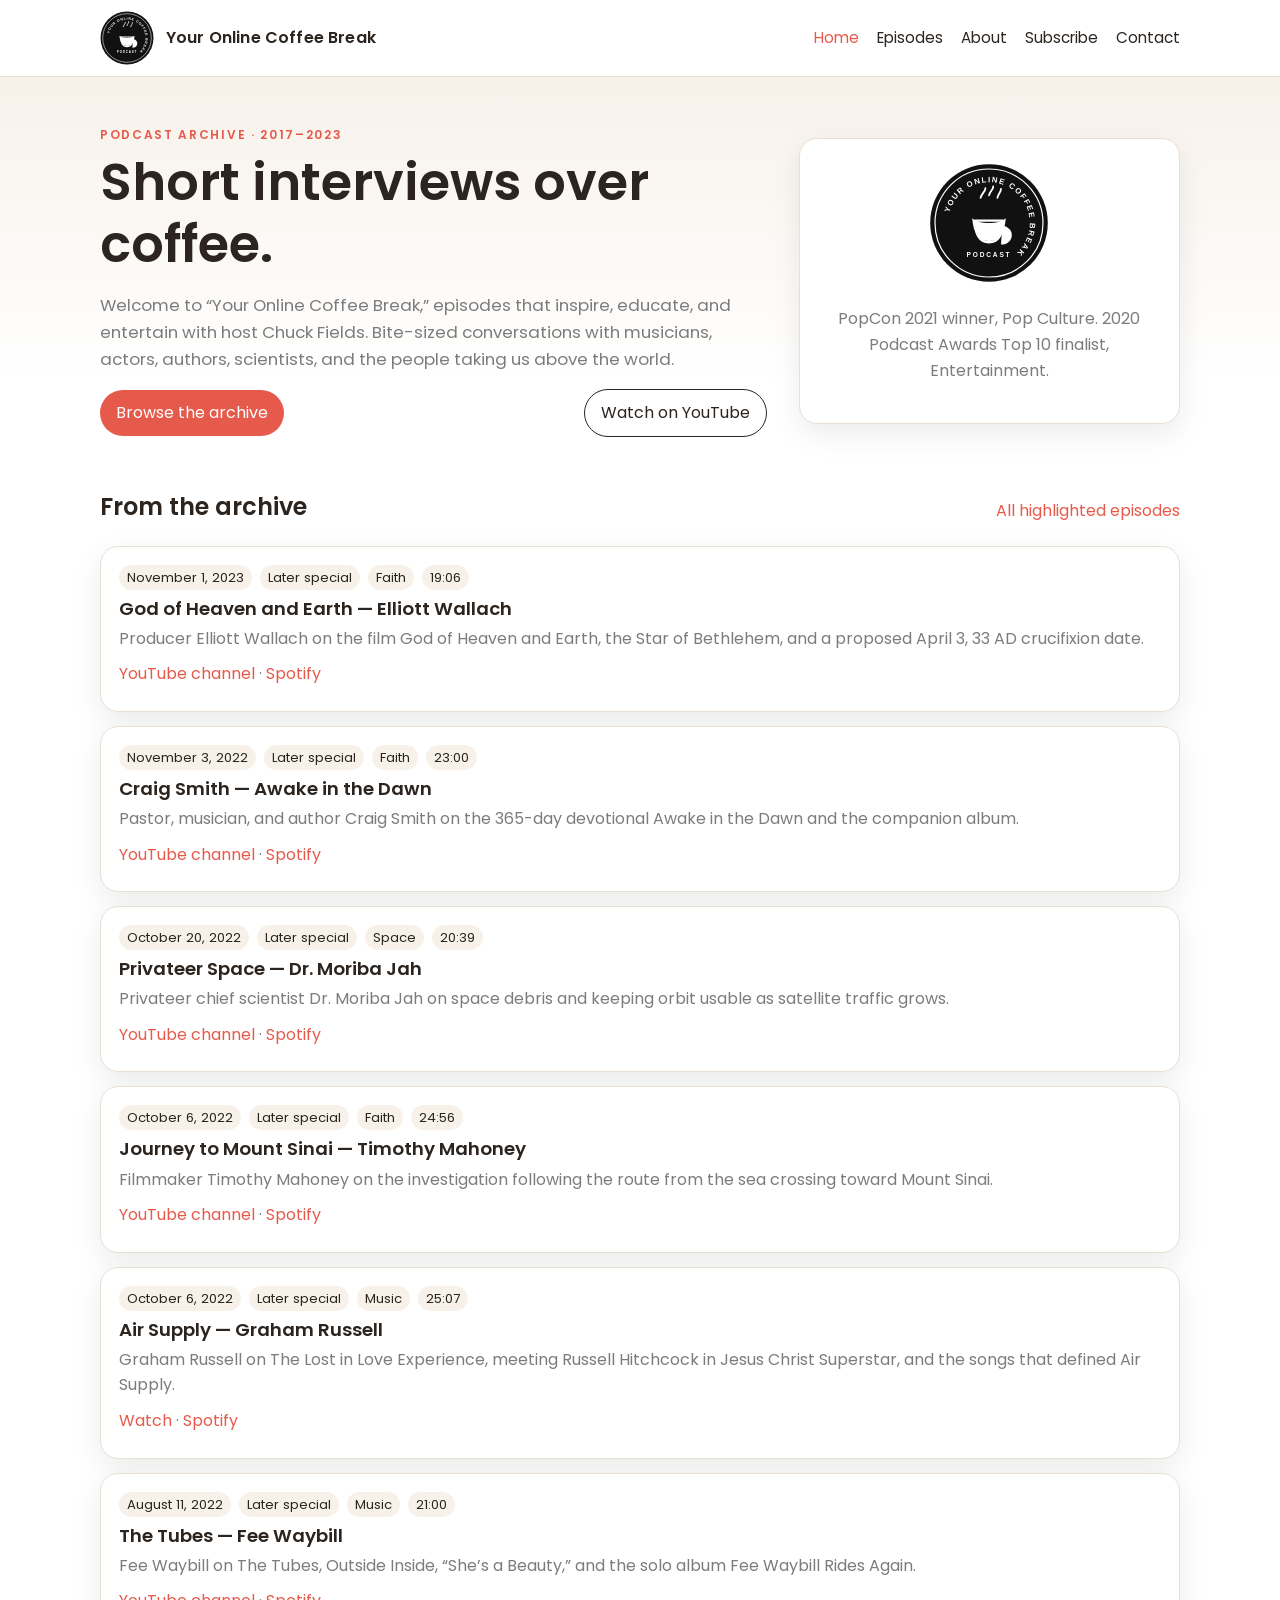
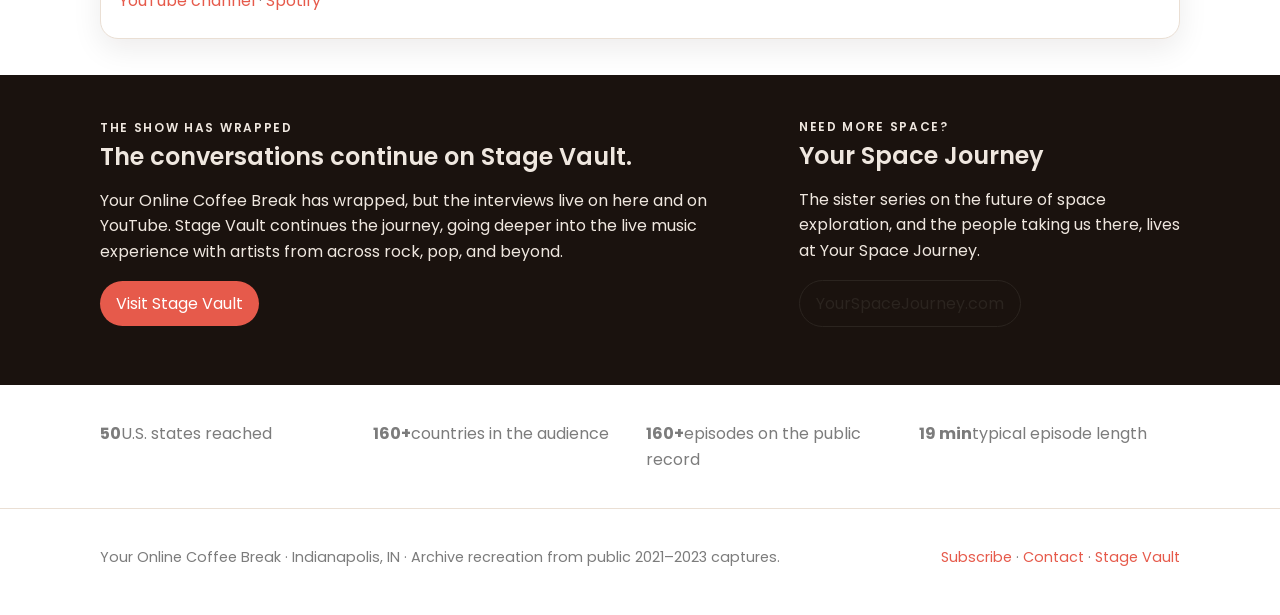
<file: index.html>
<!DOCTYPE html>
<html lang="en">
<head>
  <meta charset="utf-8">
  <meta name="viewport" content="width=device-width, initial-scale=1">
  <title>Your Online Coffee Break</title>
  <meta name="description" content="Archive of Your Online Coffee Break, the interview podcast hosted by Chuck Fields. Bite-sized conversations with musicians, actors, scientists, and space leaders.">
  <link rel="stylesheet" href="css/site.css">
  <link rel="icon" href="assets/logo.svg" type="image/svg+xml">
</head>
<body>
  <a class="skip" href="#main">Skip to content</a>
  <header class="site-header">
    <div class="wrap header-row">
      <a class="brand" href="index.html" aria-label="Your Online Coffee Break home">
        <img src="assets/logo.svg" alt="" width="54" height="54">
        <span>Your Online Coffee Break</span>
      </a>
      <button class="nav-toggle" type="button" aria-expanded="false" aria-controls="site-nav">Menu</button>
      <nav id="site-nav" class="site-nav">
        <a href="index.html" aria-current="page">Home</a>
        <a href="episodes.html">Episodes</a>
        <a href="about.html">About</a>
        <a href="subscribe.html">Subscribe</a>
        <a href="contact.html">Contact</a>
      </nav>
    </div>
  </header>

  <section class="hero">
    <div class="wrap hero-grid">
      <div>
        <p class="eyebrow">Podcast archive · 2017–2023</p>
        <h1>Short interviews over coffee.</h1>
        <p class="lede">Welcome to “Your Online Coffee Break,” episodes that inspire, educate, and entertain with host Chuck Fields. Bite-sized conversations with musicians, actors, authors, scientists, and the people taking us above the world.</p>
        <div class="hero-actions">
          <a class="btn" href="episodes.html">Browse the archive</a>
          <a class="btn btn-ghost" href="https://www.youtube.com/@youronlinecoffeebreak" rel="noopener">Watch on YouTube</a>
        </div>
      </div>
      <aside class="hero-card">
        <img src="assets/logo.svg" alt="Your Online Coffee Break podcast" width="120" height="120">
        <p>PopCon 2021 winner, Pop Culture. 2020 Podcast Awards Top 10 finalist, Entertainment.</p>
      </aside>
    </div>
  </section>

  <main id="main">
    <section class="wrap section">
      <div class="section-head">
        <h2>From the archive</h2>
        <a href="episodes.html">All highlighted episodes</a>
      </div>
      <div id="home-episodes" class="episode-list" data-limit="6"></div>
    </section>

    <section class="band">
      <div class="wrap split">
        <div>
          <p class="eyebrow">The show has wrapped</p>
          <h2>The conversations continue on Stage Vault.</h2>
          <p>Your Online Coffee Break has wrapped, but the interviews live on here and on YouTube. Stage Vault continues the journey, going deeper into the live music experience with artists from across rock, pop, and beyond.</p>
          <p><a class="btn" href="https://stagevaultpod.com" rel="noopener">Visit Stage Vault</a></p>
        </div>
        <div>
          <p class="eyebrow">Need more space?</p>
          <h2>Your Space Journey</h2>
          <p>The sister series on the future of space exploration, and the people taking us there, lives at Your Space Journey.</p>
          <p><a class="btn btn-ghost" href="https://yourspacejourney.com" rel="noopener">YourSpaceJourney.com</a></p>
        </div>
      </div>
    </section>

    <section class="wrap section">
      <div class="stats">
        <div><strong>50</strong><span>U.S. states reached</span></div>
        <div><strong>160+</strong><span>countries in the audience</span></div>
        <div><strong>160+</strong><span>episodes on the public record</span></div>
        <div><strong>19 min</strong><span>typical episode length</span></div>
      </div>
    </section>
  </main>

  <footer class="site-footer">
    <div class="wrap footer-row">
      <p>Your Online Coffee Break · Indianapolis, IN · Archive recreation from public 2021–2023 captures.</p>
      <p><a href="subscribe.html">Subscribe</a> · <a href="contact.html">Contact</a> · <a href="https://stagevaultpod.com" rel="noopener">Stage Vault</a></p>
    </div>
  </footer>
  <script src="js/site.js"></script>
</body>
</html>
</file>
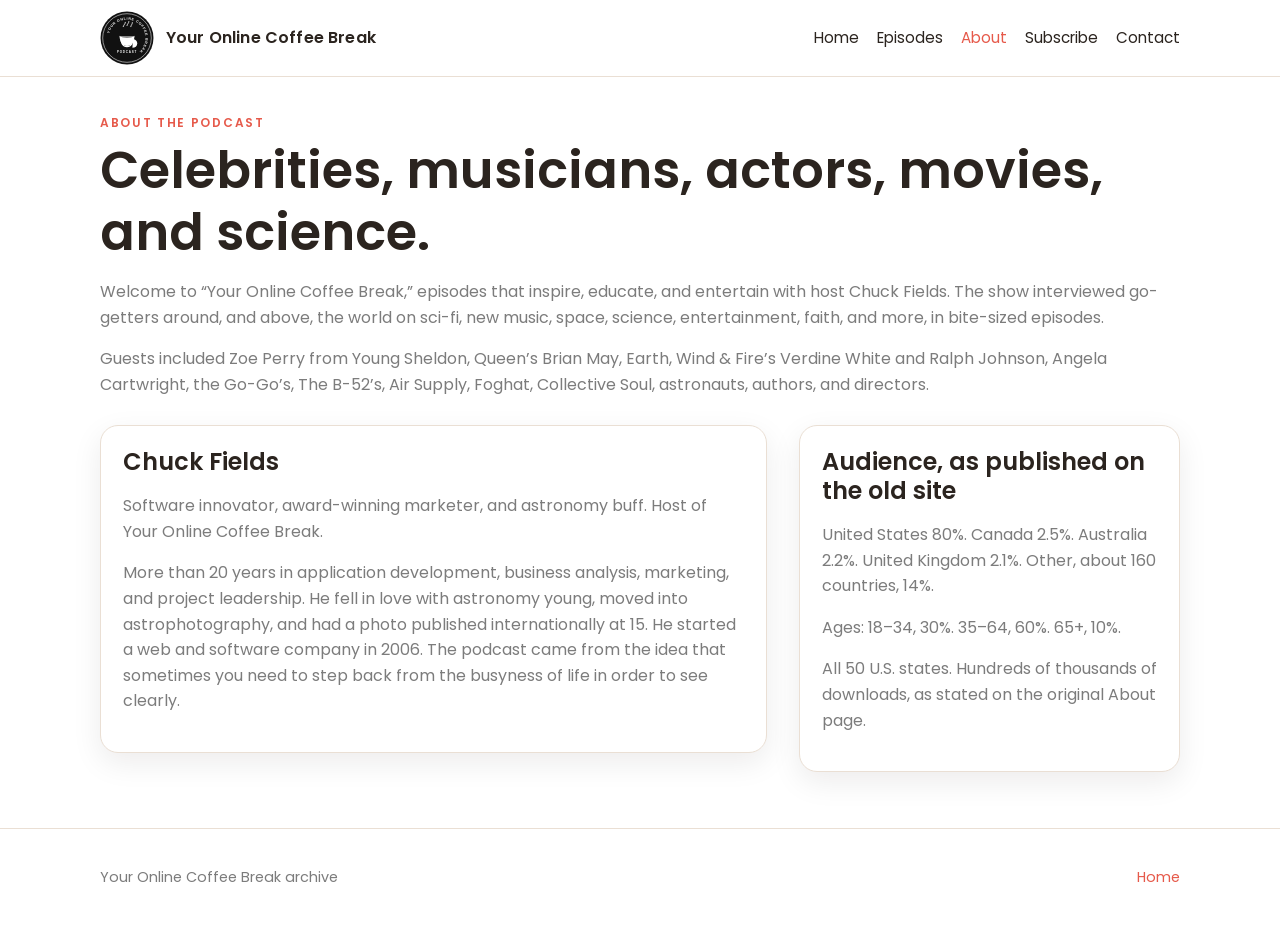
<file: about.html>
<!DOCTYPE html>
<html lang="en">
<head>
  <meta charset="utf-8">
  <meta name="viewport" content="width=device-width, initial-scale=1">
  <title>About — Your Online Coffee Break</title>
  <link rel="stylesheet" href="css/site.css">
  <link rel="icon" href="assets/logo.svg" type="image/svg+xml">
</head>
<body>
  <header class="site-header">
    <div class="wrap header-row">
      <a class="brand" href="index.html"><img src="assets/logo.svg" alt="" width="54" height="54"><span>Your Online Coffee Break</span></a>
      <button class="nav-toggle" type="button" aria-expanded="false" aria-controls="site-nav">Menu</button>
      <nav id="site-nav" class="site-nav">
        <a href="index.html">Home</a>
        <a href="episodes.html">Episodes</a>
        <a href="about.html" aria-current="page">About</a>
        <a href="subscribe.html">Subscribe</a>
        <a href="contact.html">Contact</a>
      </nav>
    </div>
  </header>
  <main id="main" class="wrap page-intro">
    <p class="eyebrow">About the podcast</p>
    <h1>Celebrities, musicians, actors, movies, and science.</h1>
    <p>Welcome to “Your Online Coffee Break,” episodes that inspire, educate, and entertain with host Chuck Fields. The show interviewed go-getters around, and above, the world on sci-fi, new music, space, science, entertainment, faith, and more, in bite-sized episodes.</p>
    <p>Guests included Zoe Perry from Young Sheldon, Queen’s Brian May, Earth, Wind & Fire’s Verdine White and Ralph Johnson, Angela Cartwright, the Go-Go’s, The B-52’s, Air Supply, Foghat, Collective Soul, astronauts, authors, and directors.</p>
    <div class="contact-grid" style="margin: 28px 0 48px;">
      <article class="panel">
        <h2>Chuck Fields</h2>
        <p>Software innovator, award-winning marketer, and astronomy buff. Host of Your Online Coffee Break.</p>
        <p>More than 20 years in application development, business analysis, marketing, and project leadership. He fell in love with astronomy young, moved into astrophotography, and had a photo published internationally at 15. He started a web and software company in 2006. The podcast came from the idea that sometimes you need to step back from the busyness of life in order to see clearly.</p>
      </article>
      <article class="panel">
        <h2>Audience, as published on the old site</h2>
        <p>United States 80%. Canada 2.5%. Australia 2.2%. United Kingdom 2.1%. Other, about 160 countries, 14%.</p>
        <p>Ages: 18–34, 30%. 35–64, 60%. 65+, 10%.</p>
        <p>All 50 U.S. states. Hundreds of thousands of downloads, as stated on the original About page.</p>
      </article>
    </div>
  </main>
  <footer class="site-footer"><div class="wrap footer-row"><p>Your Online Coffee Break archive</p><p><a href="index.html">Home</a></p></div></footer>
  <script src="js/site.js"></script>
</body>
</html>
</file>
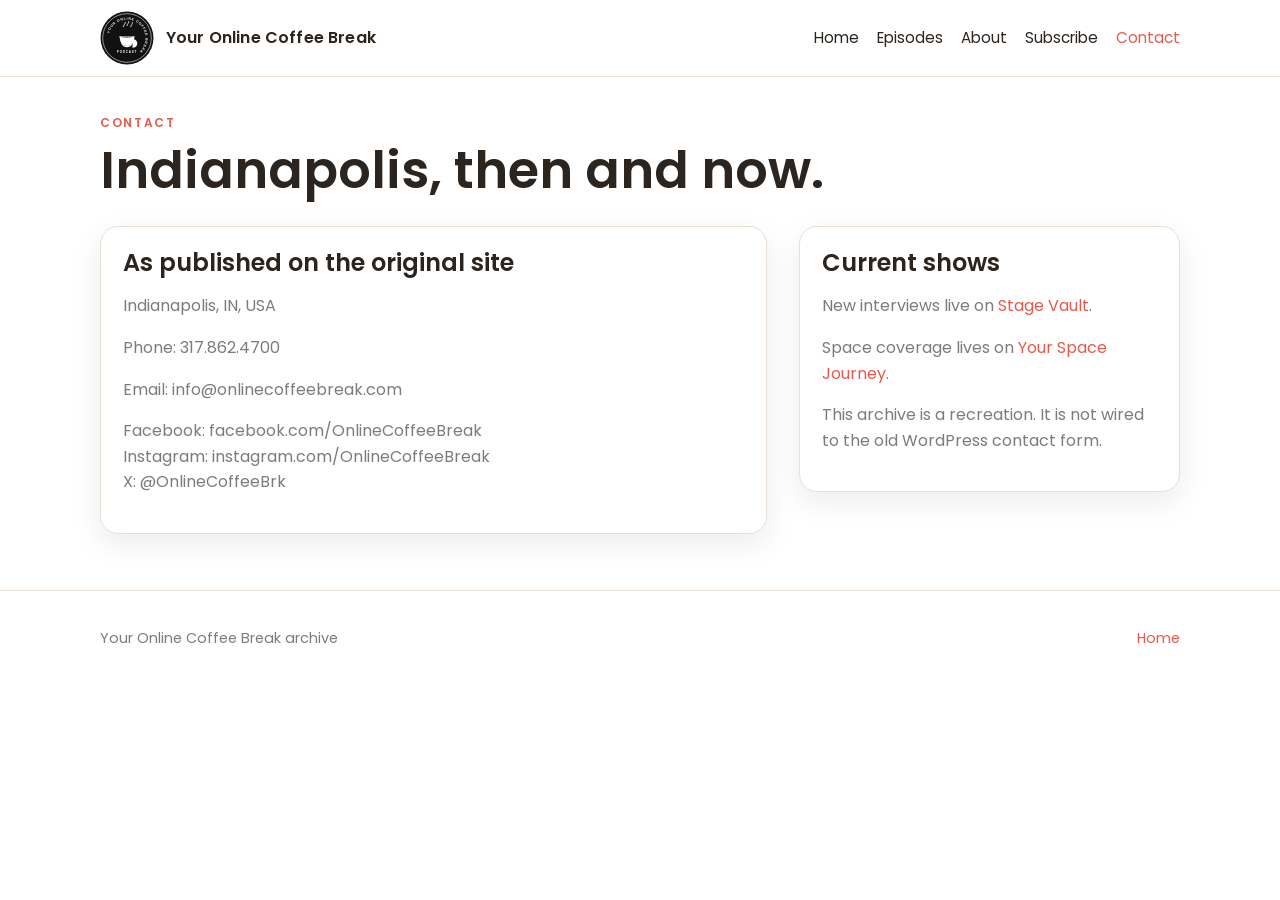
<file: contact.html>
<!DOCTYPE html>
<html lang="en">
<head>
  <meta charset="utf-8">
  <meta name="viewport" content="width=device-width, initial-scale=1">
  <title>Contact — Your Online Coffee Break</title>
  <link rel="stylesheet" href="css/site.css">
  <link rel="icon" href="assets/logo.svg" type="image/svg+xml">
</head>
<body>
  <header class="site-header">
    <div class="wrap header-row">
      <a class="brand" href="index.html"><img src="assets/logo.svg" alt="" width="54" height="54"><span>Your Online Coffee Break</span></a>
      <button class="nav-toggle" type="button" aria-expanded="false" aria-controls="site-nav">Menu</button>
      <nav id="site-nav" class="site-nav">
        <a href="index.html">Home</a>
        <a href="episodes.html">Episodes</a>
        <a href="about.html">About</a>
        <a href="subscribe.html">Subscribe</a>
        <a href="contact.html" aria-current="page">Contact</a>
      </nav>
    </div>
  </header>
  <main id="main" class="wrap page-intro">
    <p class="eyebrow">Contact</p>
    <h1>Indianapolis, then and now.</h1>
    <div class="contact-grid" style="margin: 24px 0 48px;">
      <article class="panel">
        <h2>As published on the original site</h2>
        <p>Indianapolis, IN, USA</p>
        <p>Phone: 317.862.4700</p>
        <p>Email: info@onlinecoffeebreak.com</p>
        <p>Facebook: facebook.com/OnlineCoffeeBreak<br>Instagram: instagram.com/OnlineCoffeeBreak<br>X: @OnlineCoffeeBrk</p>
      </article>
      <article class="panel">
        <h2>Current shows</h2>
        <p>New interviews live on <a href="https://stagevaultpod.com" rel="noopener">Stage Vault</a>.</p>
        <p>Space coverage lives on <a href="https://yourspacejourney.com" rel="noopener">Your Space Journey</a>.</p>
        <p>This archive is a recreation. It is not wired to the old WordPress contact form.</p>
      </article>
    </div>
  </main>
  <footer class="site-footer"><div class="wrap footer-row"><p>Your Online Coffee Break archive</p><p><a href="index.html">Home</a></p></div></footer>
  <script src="js/site.js"></script>
</body>
</html>
</file>
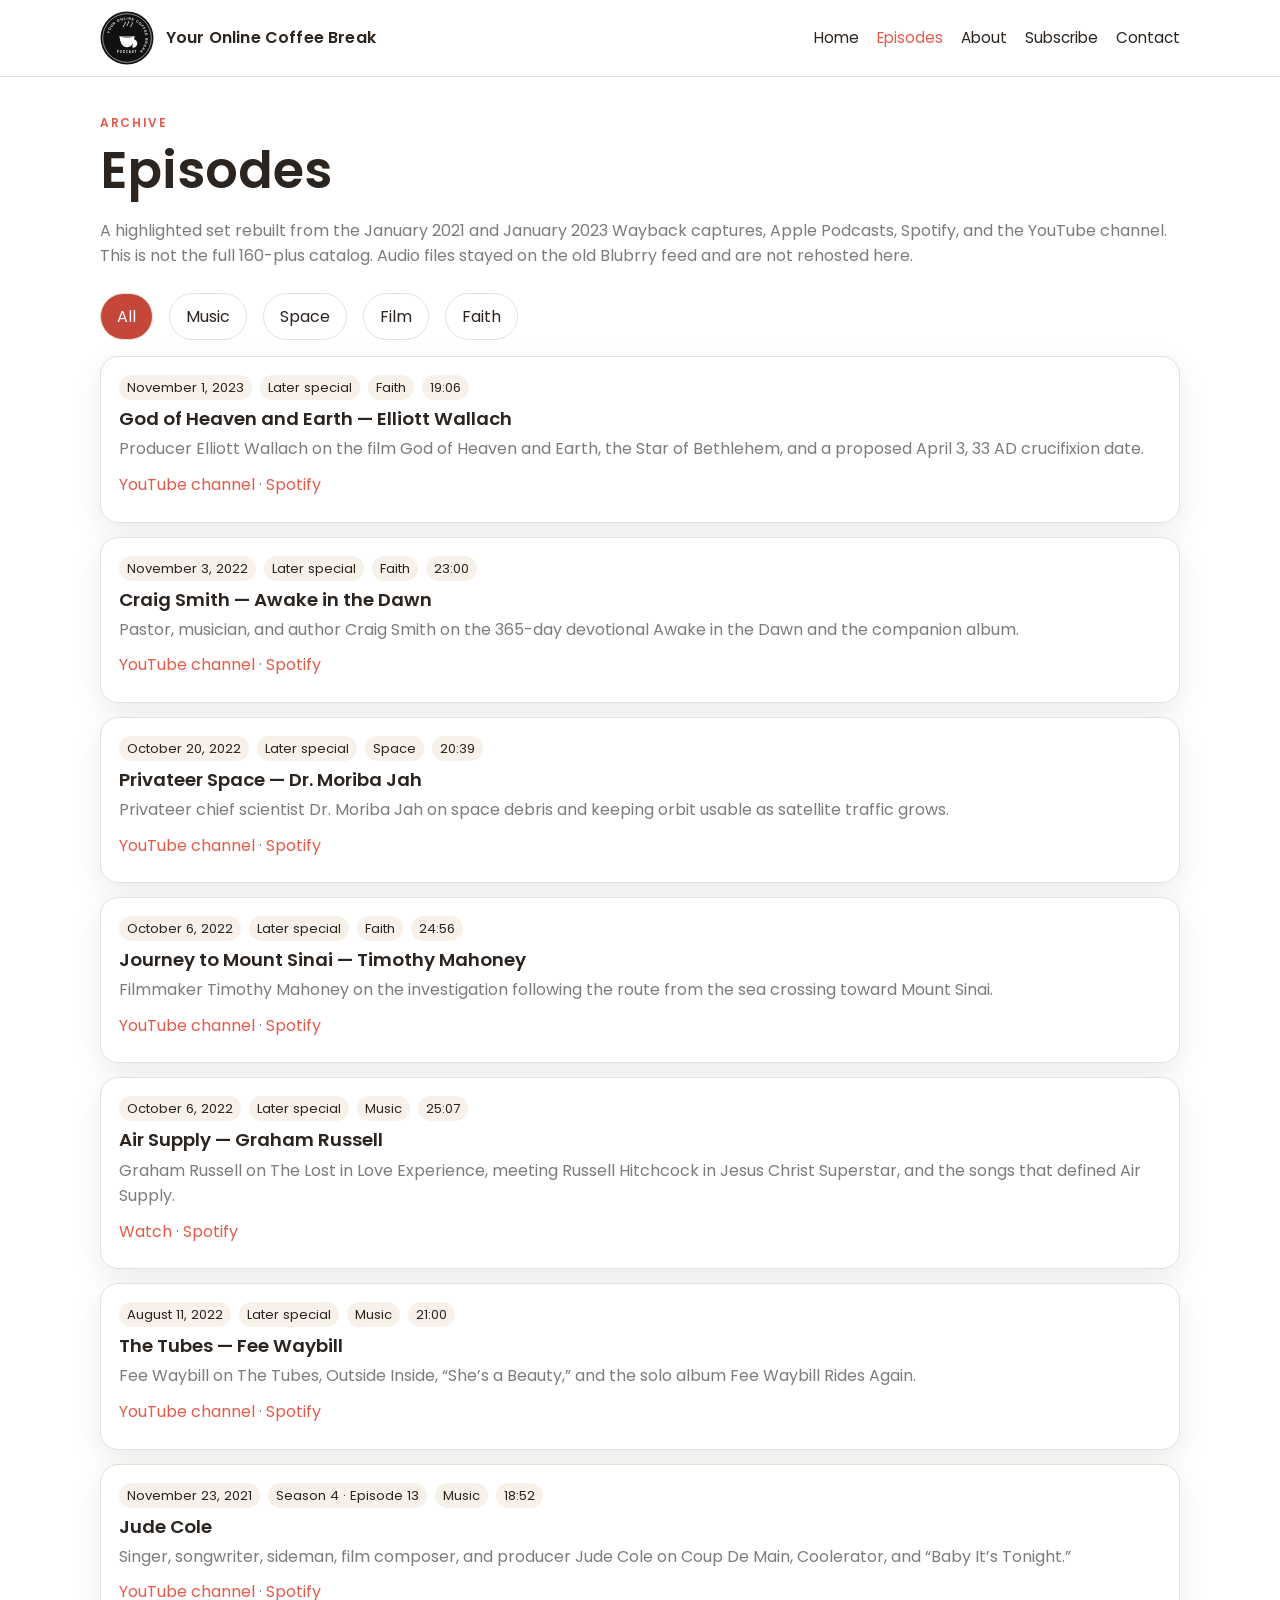
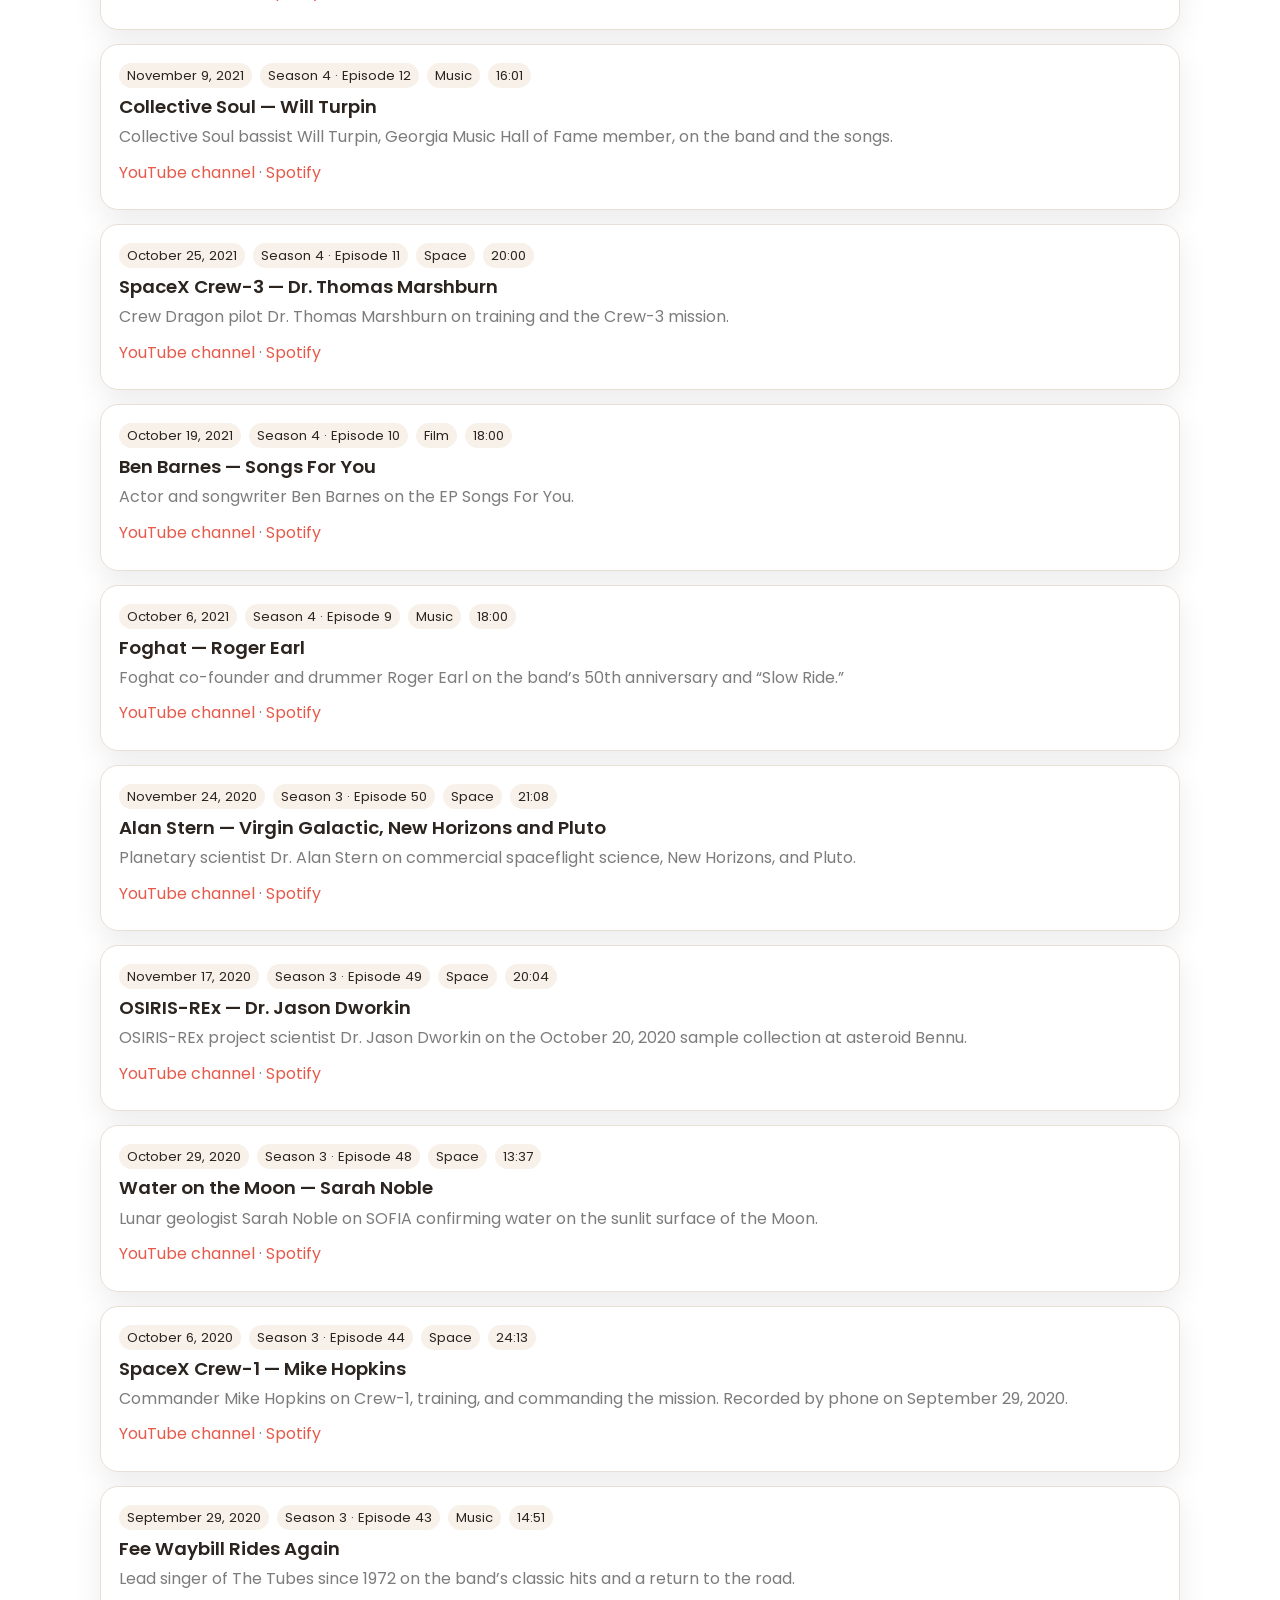
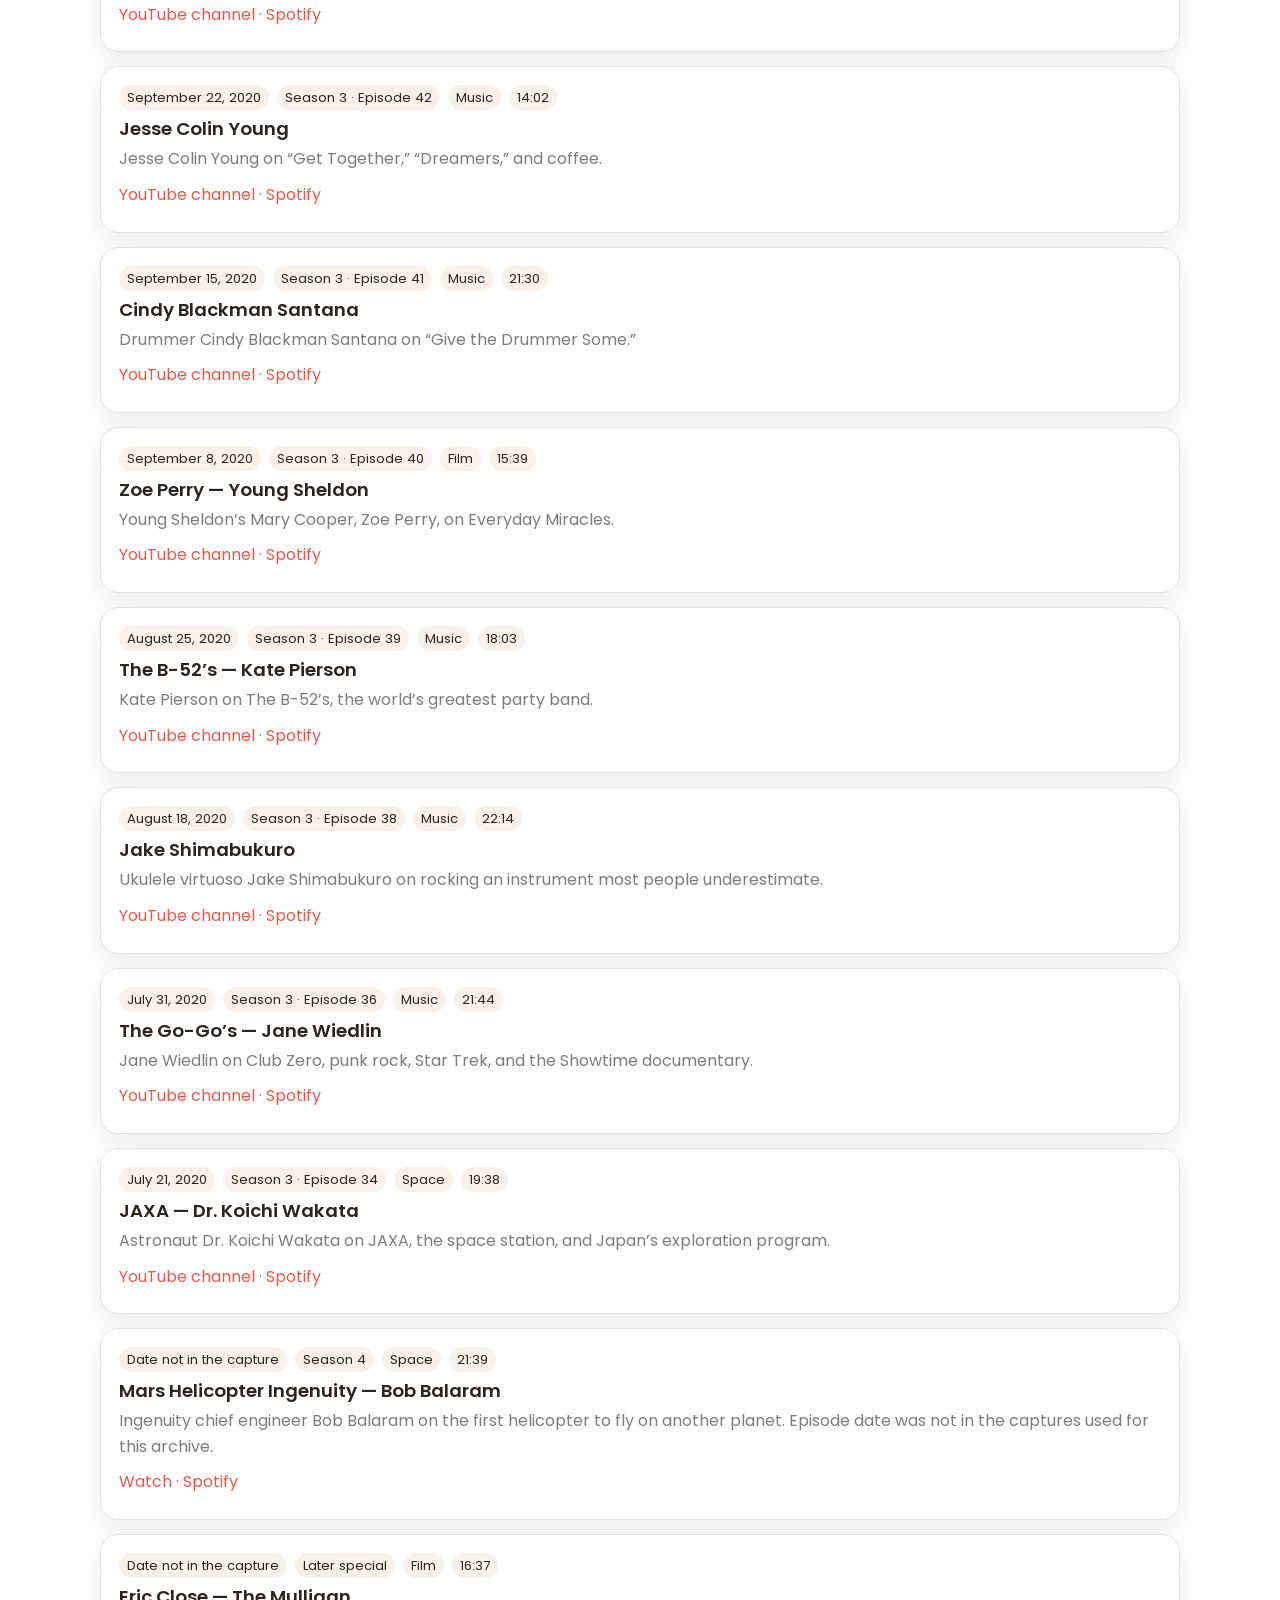
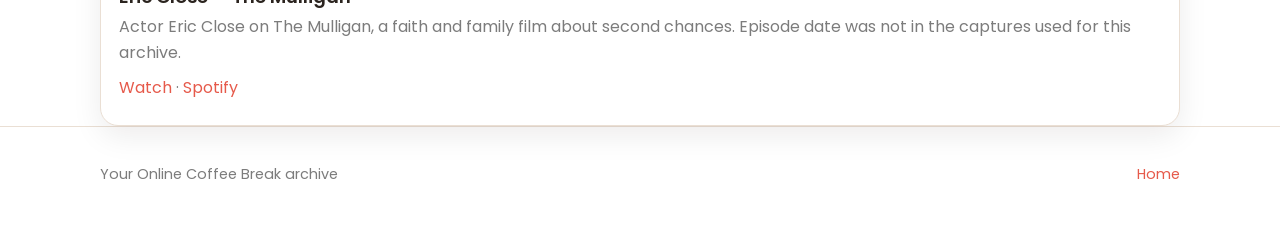
<file: episodes.html>
<!DOCTYPE html>
<html lang="en">
<head>
  <meta charset="utf-8">
  <meta name="viewport" content="width=device-width, initial-scale=1">
  <title>Episodes — Your Online Coffee Break</title>
  <meta name="description" content="Highlighted episodes from the Your Online Coffee Break archive.">
  <link rel="stylesheet" href="css/site.css">
  <link rel="icon" href="assets/logo.svg" type="image/svg+xml">
</head>
<body>
  <header class="site-header">
    <div class="wrap header-row">
      <a class="brand" href="index.html"><img src="assets/logo.svg" alt="" width="54" height="54"><span>Your Online Coffee Break</span></a>
      <button class="nav-toggle" type="button" aria-expanded="false" aria-controls="site-nav">Menu</button>
      <nav id="site-nav" class="site-nav">
        <a href="index.html">Home</a>
        <a href="episodes.html" aria-current="page">Episodes</a>
        <a href="about.html">About</a>
        <a href="subscribe.html">Subscribe</a>
        <a href="contact.html">Contact</a>
      </nav>
    </div>
  </header>
  <main id="main" class="wrap">
    <div class="page-intro">
      <p class="eyebrow">Archive</p>
      <h1>Episodes</h1>
      <p>A highlighted set rebuilt from the January 2021 and January 2023 Wayback captures, Apple Podcasts, Spotify, and the YouTube channel. This is not the full 160-plus catalog. Audio files stayed on the old Blubrry feed and are not rehosted here.</p>
    </div>
    <div class="filters" role="group" aria-label="Filter episodes">
      <button class="chip" type="button" data-category="All" aria-pressed="true">All</button>
      <button class="chip" type="button" data-category="Music">Music</button>
      <button class="chip" type="button" data-category="Space">Space</button>
      <button class="chip" type="button" data-category="Film">Film</button>
      <button class="chip" type="button" data-category="Faith">Faith</button>
    </div>
    <div id="episode-list" class="episode-list"></div>
  </main>
  <footer class="site-footer"><div class="wrap footer-row"><p>Your Online Coffee Break archive</p><p><a href="index.html">Home</a></p></div></footer>
  <script src="js/site.js"></script>
</body>
</html>
</file>
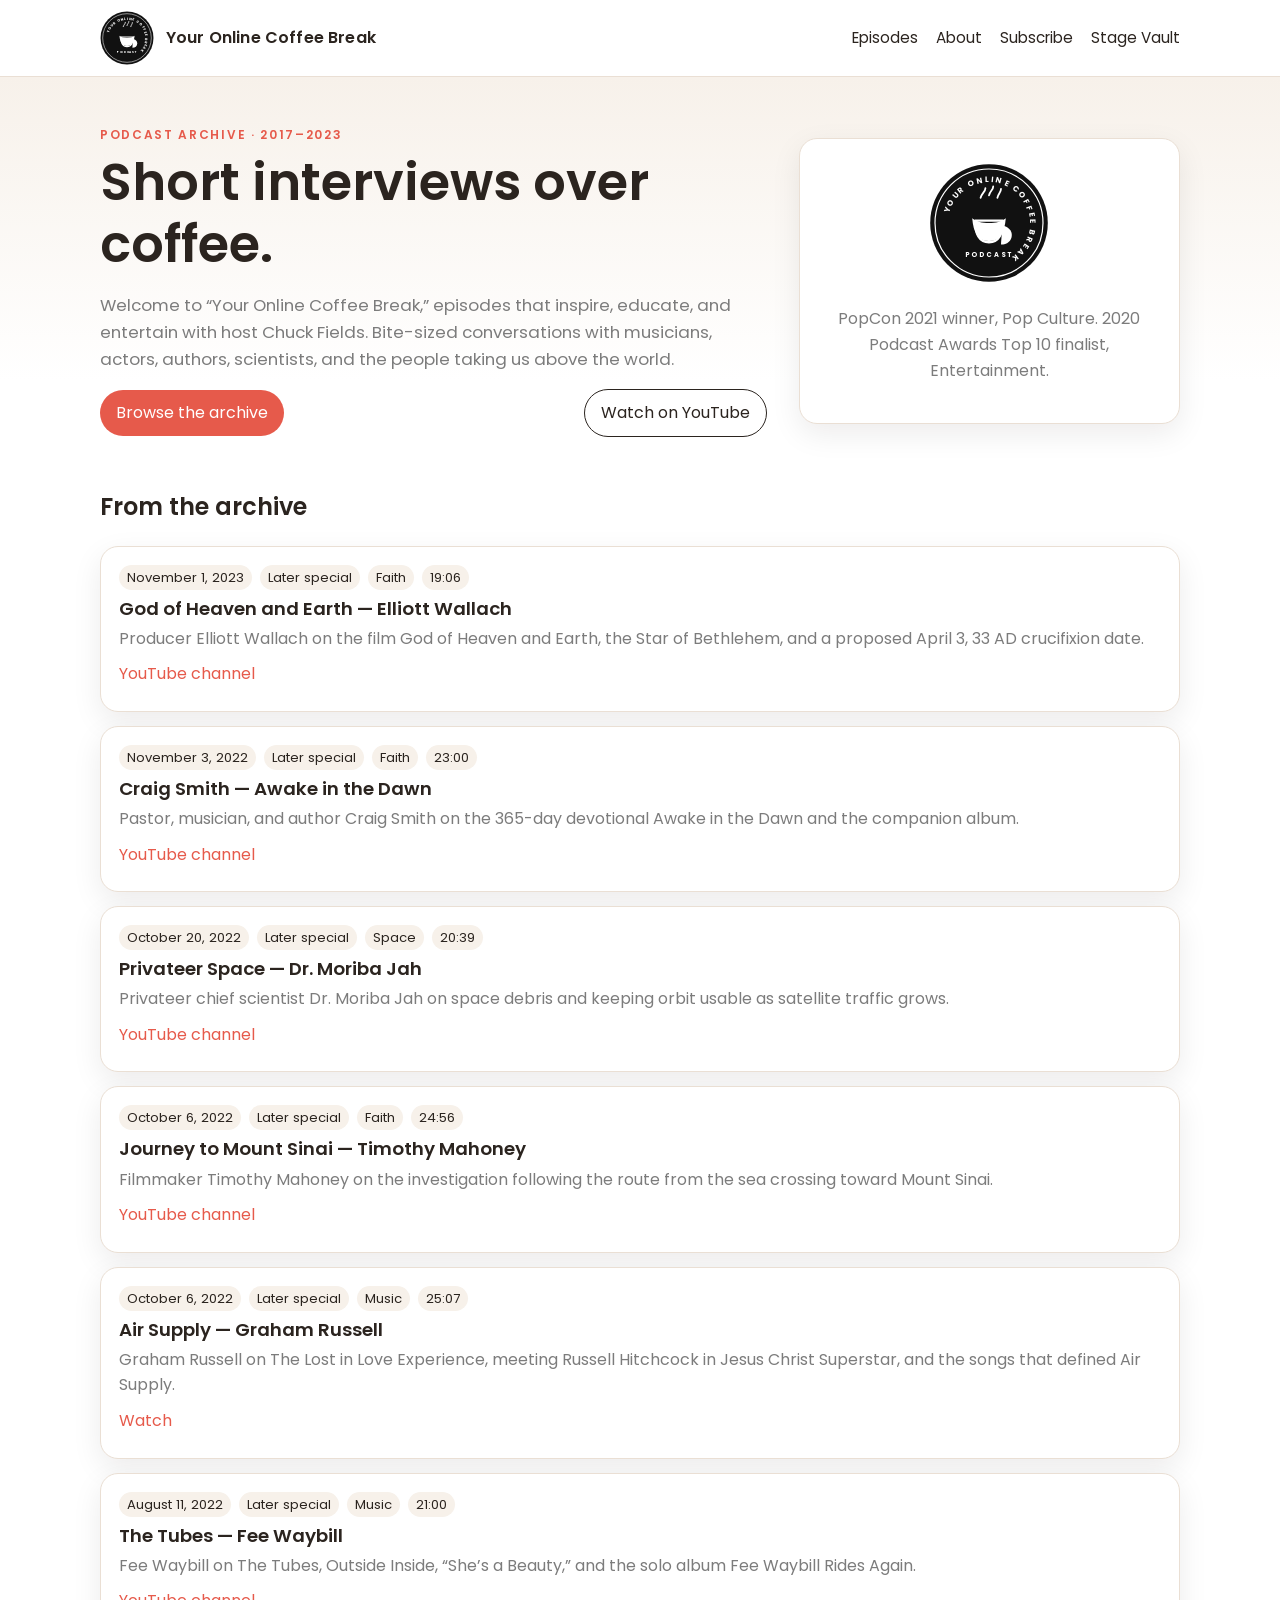
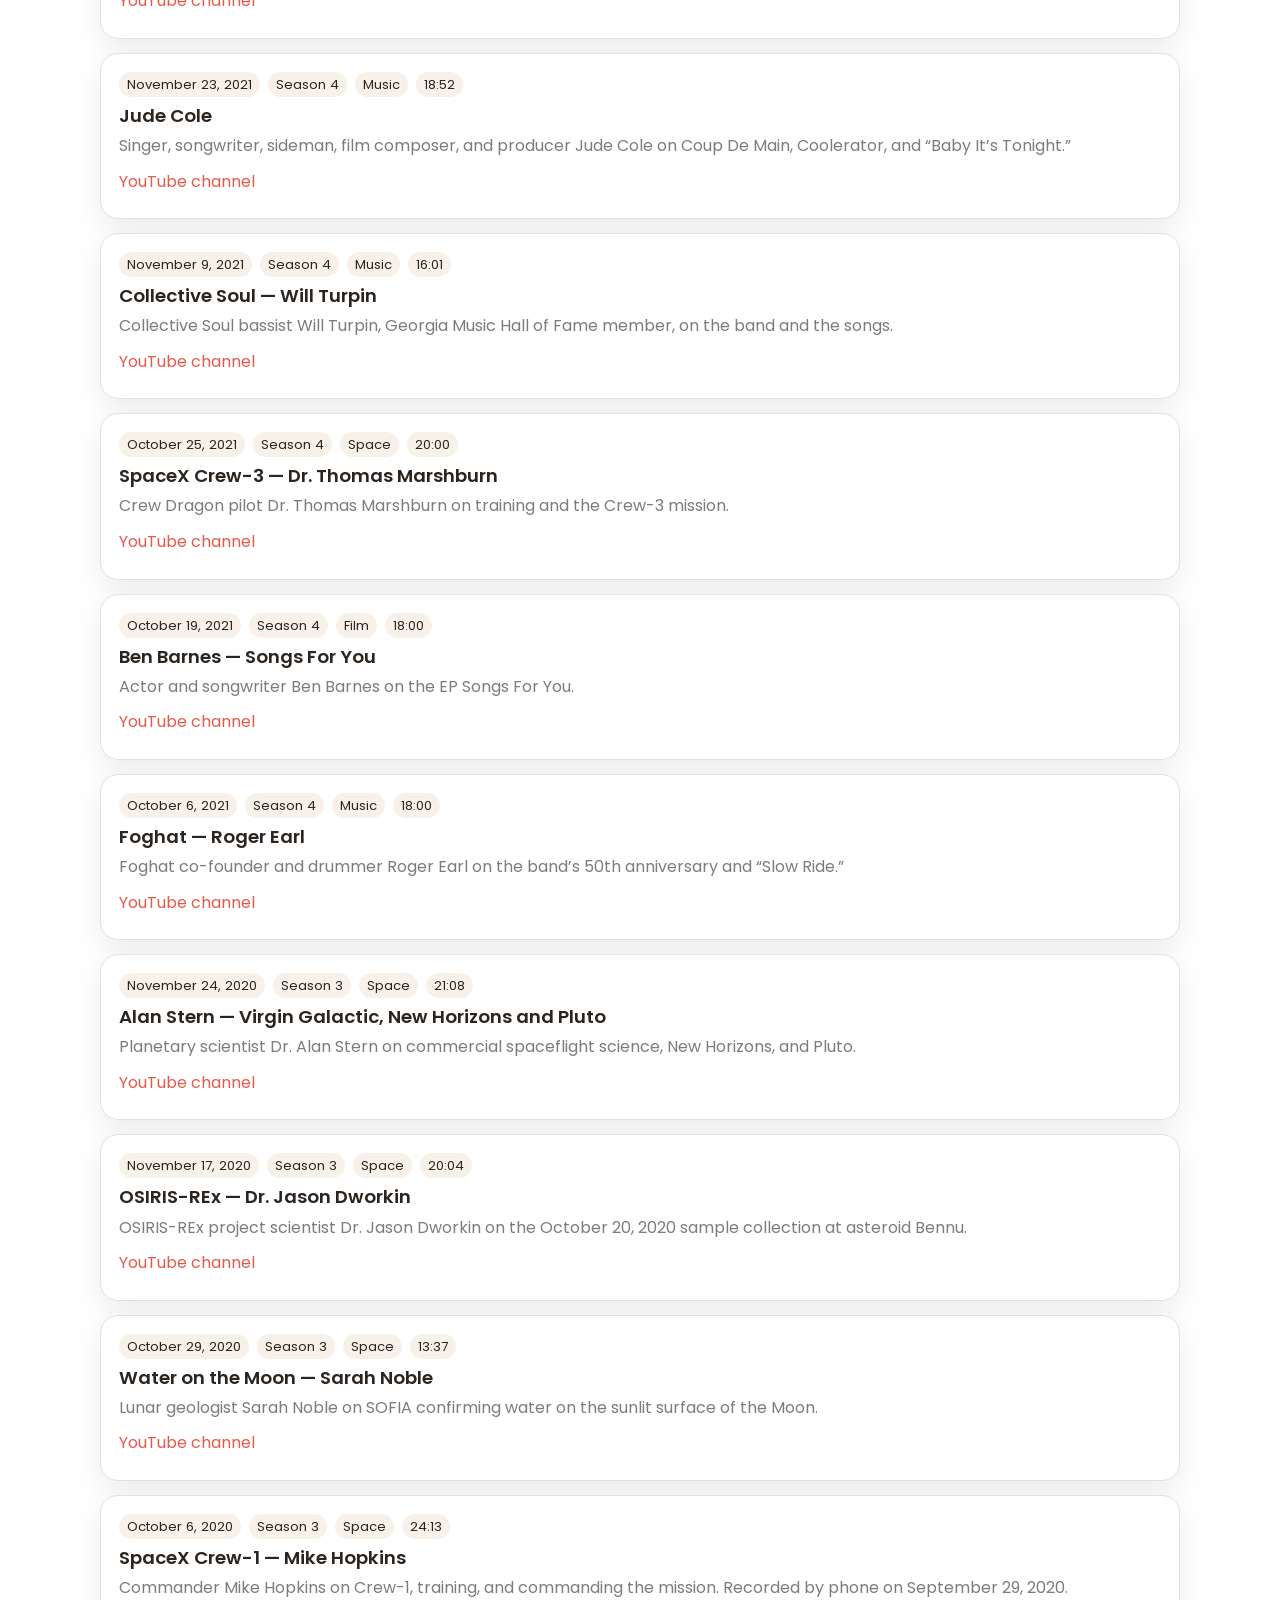
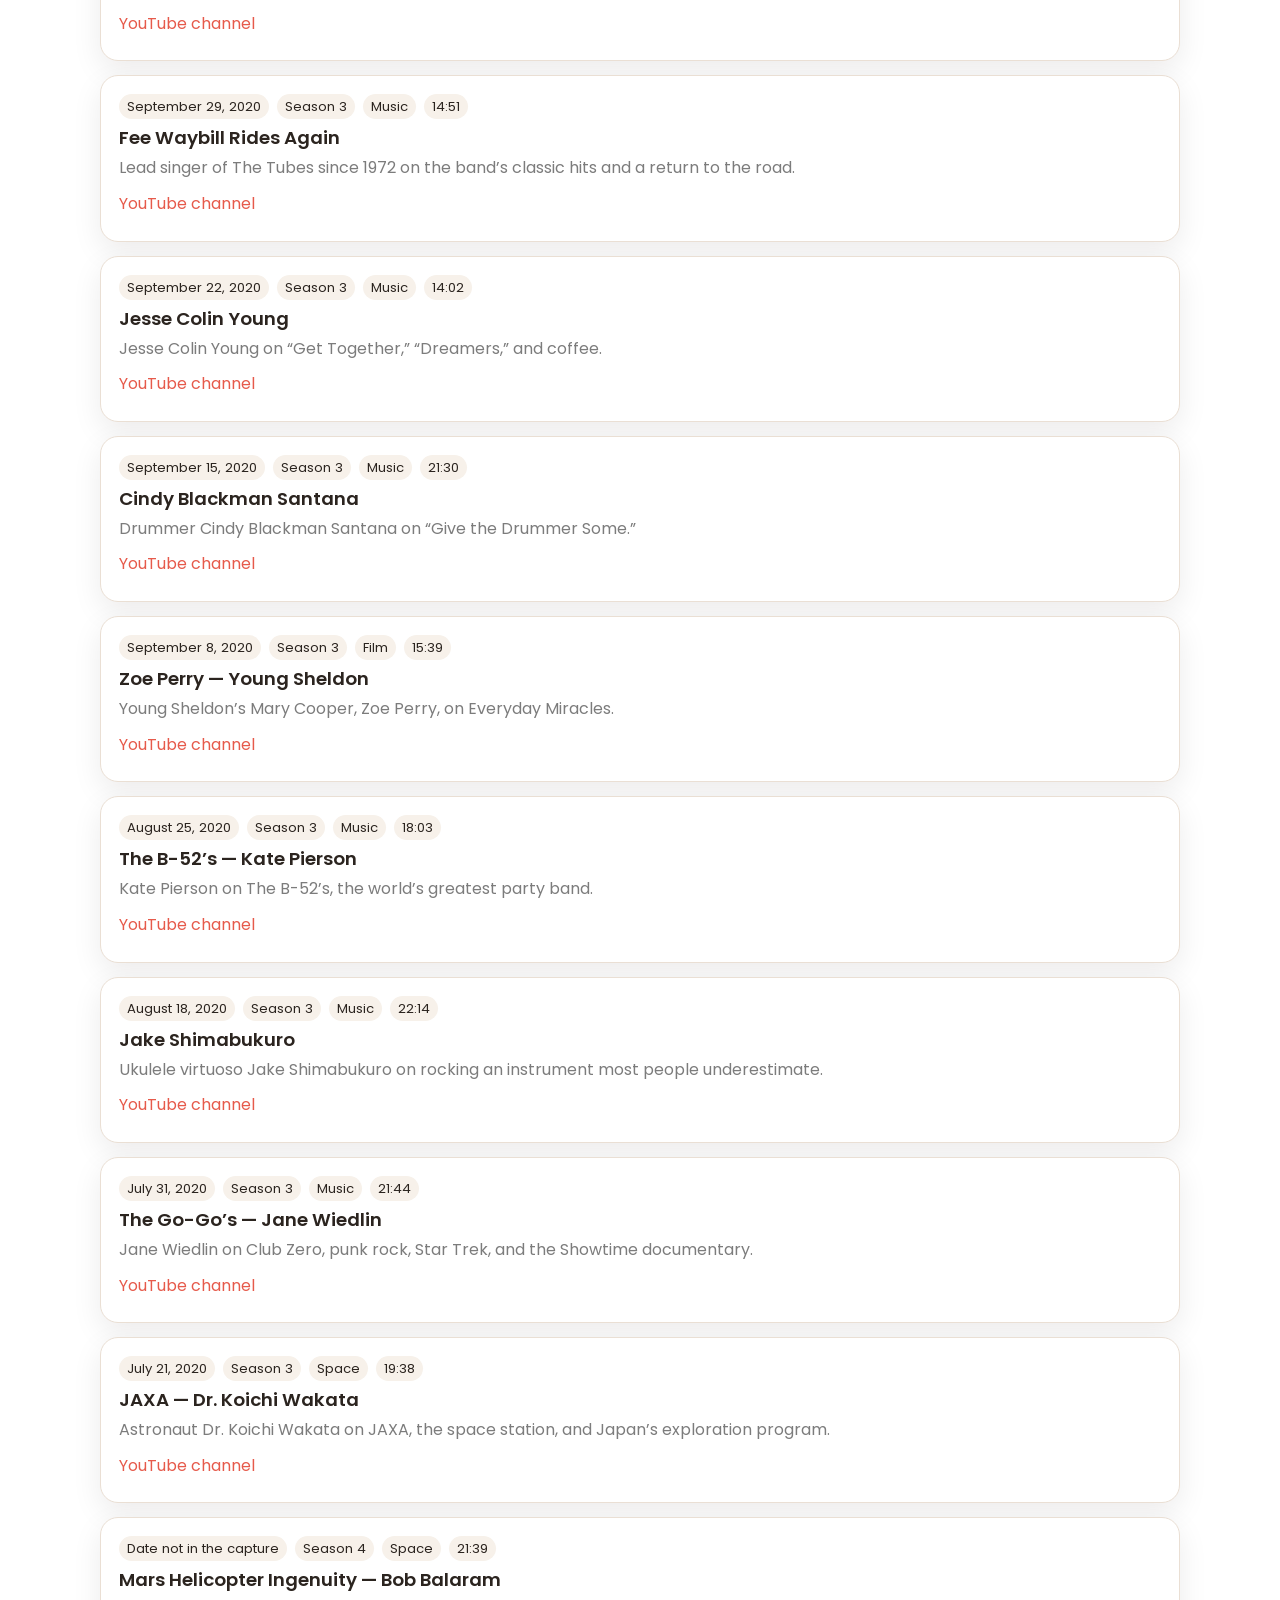
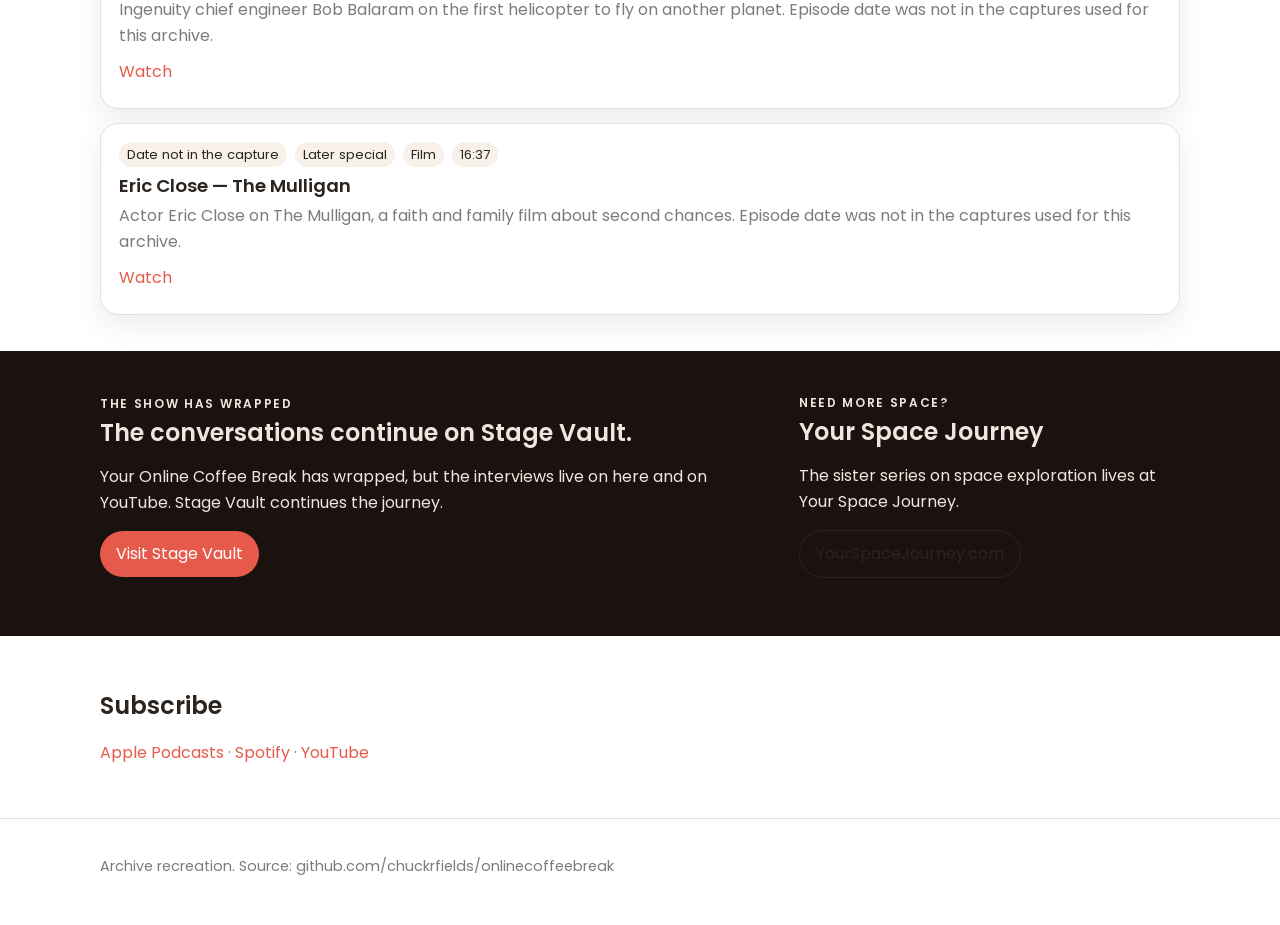
<file: preview.html>
<!DOCTYPE html>
<html lang="en">
<head>
  <meta charset="utf-8">
  <meta name="viewport" content="width=device-width, initial-scale=1">
  <title>Your Online Coffee Break</title>
  <link rel="preconnect" href="https://fonts.googleapis.com">
  <link href="https://fonts.googleapis.com/css2?family=Poppins:wght@400;600;700&display=swap" rel="stylesheet">
  <style>
:root {
  --ink: #2b241f;
  --muted: #7c7c7c;
  --coral: #e65a4b;
  --coral-dark: #c4473a;
  --cream: #f7f1ea;
  --line: #eadfd4;
  --espresso: #1a120e;
  --white: #fff;
  --shadow: 0 10px 30px rgba(26, 18, 14, 0.08);
}
* { box-sizing: border-box; }
html { scroll-behavior: smooth; }
body {
  margin: 0;
  font-family: Poppins, "Segoe UI", sans-serif;
  color: var(--muted);
  background: var(--white);
  line-height: 1.6;
}
img { max-width: 100%; height: auto; }
a { color: var(--coral); text-decoration: none; }
a:hover { color: var(--coral-dark); }
h1, h2, h3 { color: var(--ink); line-height: 1.2; font-weight: 600; }
.skip {
  position: absolute; left: -999px; top: 0;
}
.skip:focus { left: 8px; top: 8px; background: #fff; padding: 8px; z-index: 5; }
.wrap { width: min(1080px, calc(100% - 32px)); margin: 0 auto; }
.site-header {
  position: sticky; top: 0; z-index: 4;
  background: rgba(255,255,255,.94);
  border-bottom: 1px solid var(--line);
  backdrop-filter: blur(8px);
}
.header-row, .footer-row, .section-head, .hero-actions, .filters {
  display: flex; align-items: center; justify-content: space-between; gap: 16px;
}
.header-row { min-height: 76px; }
.brand { display: flex; align-items: center; gap: 12px; color: var(--ink); font-weight: 600; }
.brand span { letter-spacing: .01em; }
.site-nav { display: flex; gap: 18px; }
.site-nav a { color: var(--ink); font-size: .95rem; }
.site-nav a[aria-current="page"] { color: var(--coral); }
.nav-toggle { display: none; border: 1px solid var(--line); background: #fff; border-radius: 999px; padding: 8px 14px; }
.hero { background: linear-gradient(180deg, var(--cream), #fff 80%); padding: 48px 0 20px; }
.hero-grid, .split, .contact-grid { display: grid; grid-template-columns: 1.4fr .8fr; gap: 32px; align-items: center; }
h1 { font-size: clamp(2rem, 4vw, 3.4rem); margin: 8px 0 12px; }
.lede { font-size: 1.05rem; max-width: 62ch; }
.eyebrow { text-transform: uppercase; letter-spacing: .14em; font-size: .75rem; color: var(--coral); margin: 0 0 6px; font-weight: 600; }
.hero-card, .panel, .episode, .stat {
  background: #fff; border: 1px solid var(--line); border-radius: 18px; box-shadow: var(--shadow);
}
.hero-card { padding: 24px; text-align: center; }
.btn, button.chip {
  display: inline-block; background: var(--coral); color: #fff; border: 0; border-radius: 999px;
  padding: 10px 16px; font: inherit; cursor: pointer;
}
.btn:hover, button.chip:hover, button.chip[aria-pressed="true"] { background: var(--coral-dark); color: #fff; }
.btn-ghost { background: transparent; color: var(--ink); border: 1px solid var(--ink); }
.btn-ghost:hover { background: var(--espresso); color: #fff; }
.section { padding: 36px 0; }
.section-head { margin-bottom: 16px; }
.section-head h2, .panel h2, .band h2 { margin: 0 0 8px; }
.episode-list { display: grid; gap: 14px; }
.episode { padding: 18px 18px 14px; }
.episode h3 { margin: 0 0 6px; font-size: 1.15rem; }
.meta { display: flex; flex-wrap: wrap; gap: 8px; font-size: .82rem; margin-bottom: 8px; }
.meta span, .pill { background: var(--cream); color: var(--ink); border-radius: 999px; padding: 2px 8px; }
.episode p { margin: 0 0 10px; }
.band { background: var(--espresso); color: #efe7df; padding: 42px 0; }
.band h2, .band p { color: #efe7df; }
.stats { display: grid; grid-template-columns: repeat(4, 1fr); gap: 12px; }
.stat { padding: 18px; }
.stat strong { display: block; color: var(--coral); font-size: 1.6rem; }
.filters { justify-content: flex-start; flex-wrap: wrap; margin-bottom: 16px; }
button.chip { background: #fff; color: var(--ink); border: 1px solid var(--line); }
.page-intro { padding: 36px 0 8px; }
.panel { padding: 22px; }
.contact-grid { align-items: start; }
.site-footer { border-top: 1px solid var(--line); padding: 22px 0 32px; font-size: .9rem; }
@media (max-width: 800px) {
  .hero-grid, .split, .contact-grid, .stats { grid-template-columns: 1fr; }
  .nav-toggle { display: inline-block; }
  .site-nav { display: none; position: absolute; top: 76px; left: 0; right: 0; background: #fff; border-bottom: 1px solid var(--line); padding: 12px 16px 16px; flex-direction: column; }
  .site-nav.open { display: flex; }
}

  </style>
</head>
<body>
  <header class="site-header">
    <div class="wrap header-row">
      <a class="brand" href="#top"><svg width="54" height="54" xmlns="http://www.w3.org/2000/svg" viewBox="0 0 200 200" role="img" aria-label="Your Online Coffee Break">
  <circle cx="100" cy="100" r="98" fill="#111"/>
  <circle cx="100" cy="100" r="90" fill="none" stroke="#fff" stroke-width="2"/>
  <defs>
    <path id="ring" d="M100,100 m-68,0 a68,68 0 1,1 136,0 a68,68 0 1,1 -136,0"/>
  </defs>
  <text fill="#fff" font-family="Poppins, Arial, sans-serif" font-size="13" font-weight="700" letter-spacing="2.4">
    <textPath href="#ring" startOffset="4%">YOUR ONLINE COFFEE BREAK</textPath>
  </text>
  <text x="100" y="156" text-anchor="middle" fill="#fff" font-family="Poppins, Arial, sans-serif" font-size="11" font-weight="700" letter-spacing="3">PODCAST</text>
  <g fill="none" stroke="#fff" stroke-width="3" stroke-linecap="round">
    <path d="M86 58c2-8 8-10 8-16"/>
    <path d="M100 54c2-8 7-9 7-15"/>
    <path d="M114 58c2-8 6-9 6-15"/>
  </g>
  <path fill="#fff" d="M72 92c2 24 10 38 28 38s26-14 28-38c-8 6-16 8-28 8s-20-2-28-8z"/>
  <path fill="none" stroke="#fff" stroke-width="4" d="M78 96h44c2 22-6 36-22 36s-24-14-22-36z"/>
  <path fill="#fff" d="M122 104c10 2 16 8 16 16 0 10-8 16-18 16"/>
</svg><span>Your Online Coffee Break</span></a>
      <nav class="site-nav">
        <a href="#episodes">Episodes</a>
        <a href="#about">About</a>
        <a href="#subscribe">Subscribe</a>
        <a href="https://stagevaultpod.com">Stage Vault</a>
      </nav>
    </div>
  </header>
  <section class="hero" id="top">
    <div class="wrap hero-grid">
      <div>
        <p class="eyebrow">Podcast archive · 2017–2023</p>
        <h1>Short interviews over coffee.</h1>
        <p class="lede">Welcome to “Your Online Coffee Break,” episodes that inspire, educate, and entertain with host Chuck Fields. Bite-sized conversations with musicians, actors, authors, scientists, and the people taking us above the world.</p>
        <div class="hero-actions">
          <a class="btn" href="#episodes">Browse the archive</a>
          <a class="btn btn-ghost" href="https://www.youtube.com/@youronlinecoffeebreak">Watch on YouTube</a>
        </div>
      </div>
      <aside class="hero-card">
        <svg width="120" height="120" xmlns="http://www.w3.org/2000/svg" viewBox="0 0 200 200" role="img" aria-label="Your Online Coffee Break">
  <circle cx="100" cy="100" r="98" fill="#111"/>
  <circle cx="100" cy="100" r="90" fill="none" stroke="#fff" stroke-width="2"/>
  <defs>
    <path id="ring" d="M100,100 m-68,0 a68,68 0 1,1 136,0 a68,68 0 1,1 -136,0"/>
  </defs>
  <text fill="#fff" font-family="Poppins, Arial, sans-serif" font-size="13" font-weight="700" letter-spacing="2.4">
    <textPath href="#ring" startOffset="4%">YOUR ONLINE COFFEE BREAK</textPath>
  </text>
  <text x="100" y="156" text-anchor="middle" fill="#fff" font-family="Poppins, Arial, sans-serif" font-size="11" font-weight="700" letter-spacing="3">PODCAST</text>
  <g fill="none" stroke="#fff" stroke-width="3" stroke-linecap="round">
    <path d="M86 58c2-8 8-10 8-16"/>
    <path d="M100 54c2-8 7-9 7-15"/>
    <path d="M114 58c2-8 6-9 6-15"/>
  </g>
  <path fill="#fff" d="M72 92c2 24 10 38 28 38s26-14 28-38c-8 6-16 8-28 8s-20-2-28-8z"/>
  <path fill="none" stroke="#fff" stroke-width="4" d="M78 96h44c2 22-6 36-22 36s-24-14-22-36z"/>
  <path fill="#fff" d="M122 104c10 2 16 8 16 16 0 10-8 16-18 16"/>
</svg>
        <p>PopCon 2021 winner, Pop Culture. 2020 Podcast Awards Top 10 finalist, Entertainment.</p>
      </aside>
    </div>
  </section>
  <main>
    <section class="wrap section" id="episodes">
      <div class="section-head"><h2>From the archive</h2></div>
      <div id="episode-list" class="episode-list"></div>
    </section>
    <section class="band">
      <div class="wrap split">
        <div>
          <p class="eyebrow">The show has wrapped</p>
          <h2>The conversations continue on Stage Vault.</h2>
          <p>Your Online Coffee Break has wrapped, but the interviews live on here and on YouTube. Stage Vault continues the journey.</p>
          <p><a class="btn" href="https://stagevaultpod.com">Visit Stage Vault</a></p>
        </div>
        <div id="about">
          <p class="eyebrow">Need more space?</p>
          <h2>Your Space Journey</h2>
          <p>The sister series on space exploration lives at Your Space Journey.</p>
          <p><a class="btn btn-ghost" href="https://yourspacejourney.com">YourSpaceJourney.com</a></p>
        </div>
      </div>
    </section>
    <section class="wrap section" id="subscribe">
      <h2>Subscribe</h2>
      <p><a href="https://podcasts.apple.com/us/podcast/your-online-coffee-break/id1312003775">Apple Podcasts</a> · <a href="https://open.spotify.com/show/3PTh8YE6Fi4L7sUTMGk0wC">Spotify</a> · <a href="https://www.youtube.com/@youronlinecoffeebreak">YouTube</a></p>
    </section>
  </main>
  <footer class="site-footer"><div class="wrap footer-row"><p>Archive recreation. Source: github.com/chuckrfields/onlinecoffeebreak</p></div></footer>
  <script>
  const episodes = [
  {"id":"elliott-wallach","date":"2023-11-01","season":"Later","title":"God of Heaven and Earth — Elliott Wallach","guest":"Elliott Wallach","category":"Faith","minutes":"19:06","summary":"Producer Elliott Wallach on the film God of Heaven and Earth, the Star of Bethlehem, and a proposed April 3, 33 AD crucifixion date.","youtube":"","links":[]},
  {"id":"craig-smith","date":"2022-11-03","season":"Later","title":"Craig Smith — Awake in the Dawn","guest":"Craig Smith","category":"Faith","minutes":"23:00","summary":"Pastor, musician, and author Craig Smith on the 365-day devotional Awake in the Dawn and the companion album.","youtube":"","links":[]},
  {"id":"moriba-jah","date":"2022-10-20","season":"Later","title":"Privateer Space — Dr. Moriba Jah","guest":"Dr. Moriba Jah","category":"Space","minutes":"20:39","summary":"Privateer chief scientist Dr. Moriba Jah on space debris and keeping orbit usable as satellite traffic grows.","youtube":"","links":[]},
  {"id":"timothy-mahoney","date":"2022-10-06","season":"Later","title":"Journey to Mount Sinai — Timothy Mahoney","guest":"Timothy Mahoney","category":"Faith","minutes":"24:56","summary":"Filmmaker Timothy Mahoney on the investigation following the route from the sea crossing toward Mount Sinai.","youtube":"","links":[]},
  {"id":"air-supply","date":"2022-10-06","season":"Later","title":"Air Supply — Graham Russell","guest":"Graham Russell","category":"Music","minutes":"25:07","summary":"Graham Russell on The Lost in Love Experience, meeting Russell Hitchcock in Jesus Christ Superstar, and the songs that defined Air Supply.","youtube":"https://www.youtube.com/watch?v=n4WQUPSCkPM","links":["https://airsupplymusic.com/"]},
  {"id":"fee-waybill-2022","date":"2022-08-11","season":"Later","title":"The Tubes — Fee Waybill","guest":"Fee Waybill","category":"Music","minutes":"21:00","summary":"Fee Waybill on The Tubes, Outside Inside, “She’s a Beauty,” and the solo album Fee Waybill Rides Again.","youtube":"","links":["https://www.thetubes.com/"]},
  {"id":"jude-cole","date":"2021-11-23","season":"4","episode":"13","title":"Jude Cole","guest":"Jude Cole","category":"Music","minutes":"18:52","summary":"Singer, songwriter, sideman, film composer, and producer Jude Cole on Coup De Main, Coolerator, and “Baby It’s Tonight.”","youtube":"","links":[]},
  {"id":"will-turpin","date":"2021-11-09","season":"4","episode":"12","title":"Collective Soul — Will Turpin","guest":"Will Turpin","category":"Music","minutes":"16:01","summary":"Collective Soul bassist Will Turpin, Georgia Music Hall of Fame member, on the band and the songs.","youtube":"","links":[]},
  {"id":"thomas-marshburn","date":"2021-10-25","season":"4","episode":"11","title":"SpaceX Crew-3 — Dr. Thomas Marshburn","guest":"Dr. Thomas Marshburn","category":"Space","minutes":"20:00","summary":"Crew Dragon pilot Dr. Thomas Marshburn on training and the Crew-3 mission.","youtube":"","links":[]},
  {"id":"ben-barnes","date":"2021-10-19","season":"4","episode":"10","title":"Ben Barnes — Songs For You","guest":"Ben Barnes","category":"Film","minutes":"18:00","summary":"Actor and songwriter Ben Barnes on the EP Songs For You.","youtube":"","links":[]},
  {"id":"roger-earl","date":"2021-10-06","season":"4","episode":"9","title":"Foghat — Roger Earl","guest":"Roger Earl","category":"Music","minutes":"18:00","summary":"Foghat co-founder and drummer Roger Earl on the band’s 50th anniversary and “Slow Ride.”","youtube":"","links":[]},
  {"id":"alan-stern","date":"2020-11-24","season":"3","episode":"50","title":"Alan Stern — Virgin Galactic, New Horizons and Pluto","guest":"Dr. Alan Stern","category":"Space","minutes":"21:08","summary":"Planetary scientist Dr. Alan Stern on commercial spaceflight science, New Horizons, and Pluto.","youtube":"","links":[]},
  {"id":"osiris-rex","date":"2020-11-17","season":"3","episode":"49","title":"OSIRIS-REx — Dr. Jason Dworkin","guest":"Dr. Jason P. Dworkin","category":"Space","minutes":"20:04","summary":"OSIRIS-REx project scientist Dr. Jason Dworkin on the October 20, 2020 sample collection at asteroid Bennu.","youtube":"","links":[]},
  {"id":"sarah-noble","date":"2020-10-29","season":"3","episode":"48","title":"Water on the Moon — Sarah Noble","guest":"Sarah Noble","category":"Space","minutes":"13:37","summary":"Lunar geologist Sarah Noble on SOFIA confirming water on the sunlit surface of the Moon.","youtube":"","links":[]},
  {"id":"mike-hopkins","date":"2020-10-06","season":"3","episode":"44","title":"SpaceX Crew-1 — Mike Hopkins","guest":"Mike Hopkins","category":"Space","minutes":"24:13","summary":"Commander Mike Hopkins on Crew-1, training, and commanding the mission. Recorded by phone on September 29, 2020.","youtube":"","links":[]},
  {"id":"fee-waybill","date":"2020-09-29","season":"3","episode":"43","title":"Fee Waybill Rides Again","guest":"Fee Waybill","category":"Music","minutes":"14:51","summary":"Lead singer of The Tubes since 1972 on the band’s classic hits and a return to the road.","youtube":"","links":["https://www.thetubes.com/"]},
  {"id":"jesse-colin-young","date":"2020-09-22","season":"3","episode":"42","title":"Jesse Colin Young","guest":"Jesse Colin Young","category":"Music","minutes":"14:02","summary":"Jesse Colin Young on “Get Together,” “Dreamers,” and coffee.","youtube":"","links":[]},
  {"id":"cindy-blackman","date":"2020-09-15","season":"3","episode":"41","title":"Cindy Blackman Santana","guest":"Cindy Blackman Santana","category":"Music","minutes":"21:30","summary":"Drummer Cindy Blackman Santana on “Give the Drummer Some.”","youtube":"","links":[]},
  {"id":"zoe-perry","date":"2020-09-08","season":"3","episode":"40","title":"Zoe Perry — Young Sheldon","guest":"Zoe Perry","category":"Film","minutes":"15:39","summary":"Young Sheldon’s Mary Cooper, Zoe Perry, on Everyday Miracles.","youtube":"","links":[]},
  {"id":"kate-pierson","date":"2020-08-25","season":"3","episode":"39","title":"The B-52’s — Kate Pierson","guest":"Kate Pierson","category":"Music","minutes":"18:03","summary":"Kate Pierson on The B-52’s, the world’s greatest party band.","youtube":"","links":[]},
  {"id":"jake-shimabukuro","date":"2020-08-18","season":"3","episode":"38","title":"Jake Shimabukuro","guest":"Jake Shimabukuro","category":"Music","minutes":"22:14","summary":"Ukulele virtuoso Jake Shimabukuro on rocking an instrument most people underestimate.","youtube":"","links":[]},
  {"id":"jane-wiedlin","date":"2020-07-31","season":"3","episode":"36","title":"The Go-Go’s — Jane Wiedlin","guest":"Jane Wiedlin","category":"Music","minutes":"21:44","summary":"Jane Wiedlin on Club Zero, punk rock, Star Trek, and the Showtime documentary.","youtube":"","links":[]},
  {"id":"koichi-wakata","date":"2020-07-21","season":"3","episode":"34","title":"JAXA — Dr. Koichi Wakata","guest":"Dr. Koichi Wakata","category":"Space","minutes":"19:38","summary":"Astronaut Dr. Koichi Wakata on JAXA, the space station, and Japan’s exploration program.","youtube":"","links":[]},
  {"id":"ingenuity","date":"","season":"4","title":"Mars Helicopter Ingenuity — Bob Balaram","guest":"Bob Balaram","category":"Space","minutes":"21:39","summary":"Ingenuity chief engineer Bob Balaram on the first helicopter to fly on another planet. Episode date was not in the captures used for this archive.","youtube":"https://www.youtube.com/watch?v=fpJ3AQkVYfA","links":[]},
  {"id":"eric-close","date":"","season":"Later","title":"Eric Close — The Mulligan","guest":"Eric Close","category":"Film","minutes":"16:37","summary":"Actor Eric Close on The Mulligan, a faith and family film about second chances. Episode date was not in the captures used for this archive.","youtube":"https://www.youtube.com/watch?v=_4AUDIa2MUc","links":[]}
]
;
  const list = document.getElementById("episode-list");
  function formatDate(iso) {
    if (!iso) return "Date not in the capture";
    return new Date(iso + "T12:00:00").toLocaleDateString("en-US", {month:"long", day:"numeric", year:"numeric"});
  }
  episodes.sort((a,b) => (b.date||"") < (a.date||"") ? -1 : 1);
  list.innerHTML = episodes.map(ep => {
    const season = ep.season === "Later" ? "Later special" : "Season " + ep.season;
    const watch = ep.youtube ? `<a href="${ep.youtube}">Watch</a>` : `<a href="https://www.youtube.com/@youronlinecoffeebreak">YouTube channel</a>`;
    return `<article class="episode"><div class="meta"><span>${formatDate(ep.date)}</span><span>${season}</span><span>${ep.category}</span><span>${ep.minutes}</span></div><h3>${ep.title}</h3><p>${ep.summary}</p><p>${watch}</p></article>`;
  }).join("");
  </script>
</body>
</html>
</file>
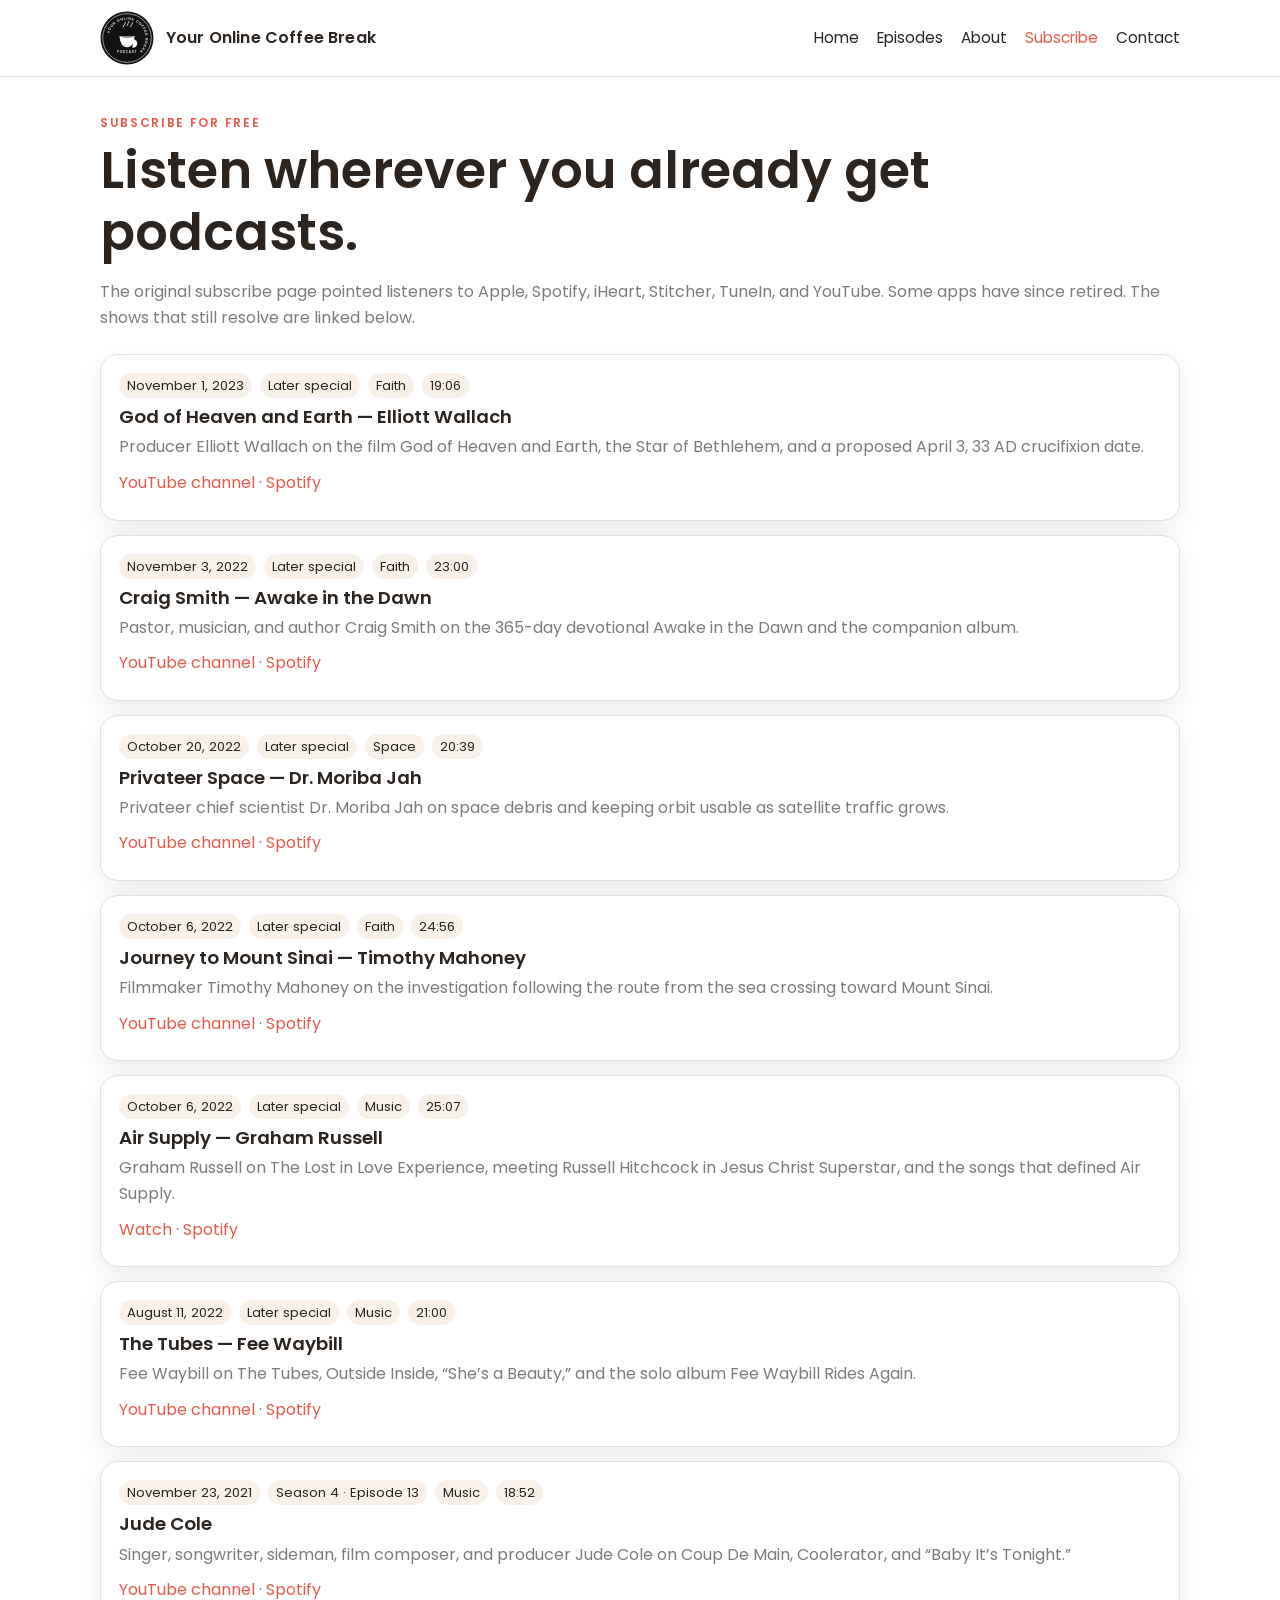
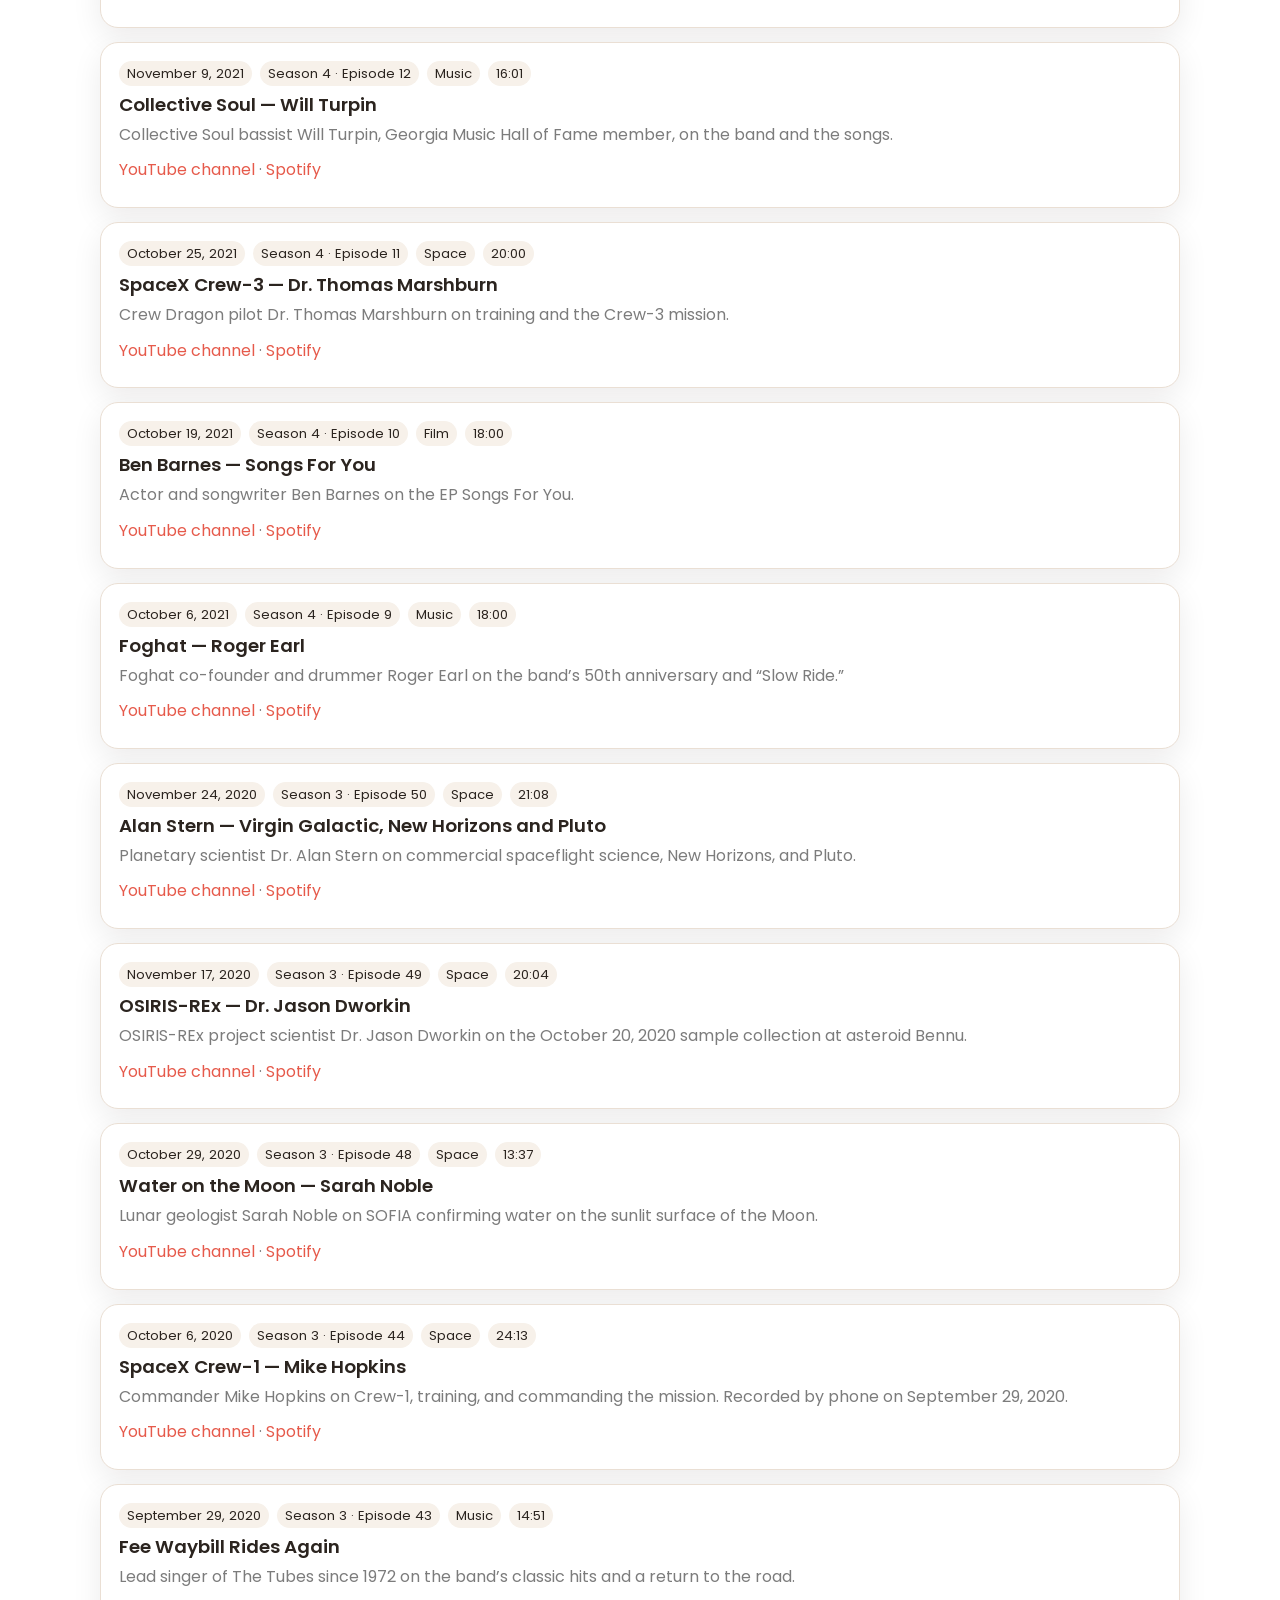
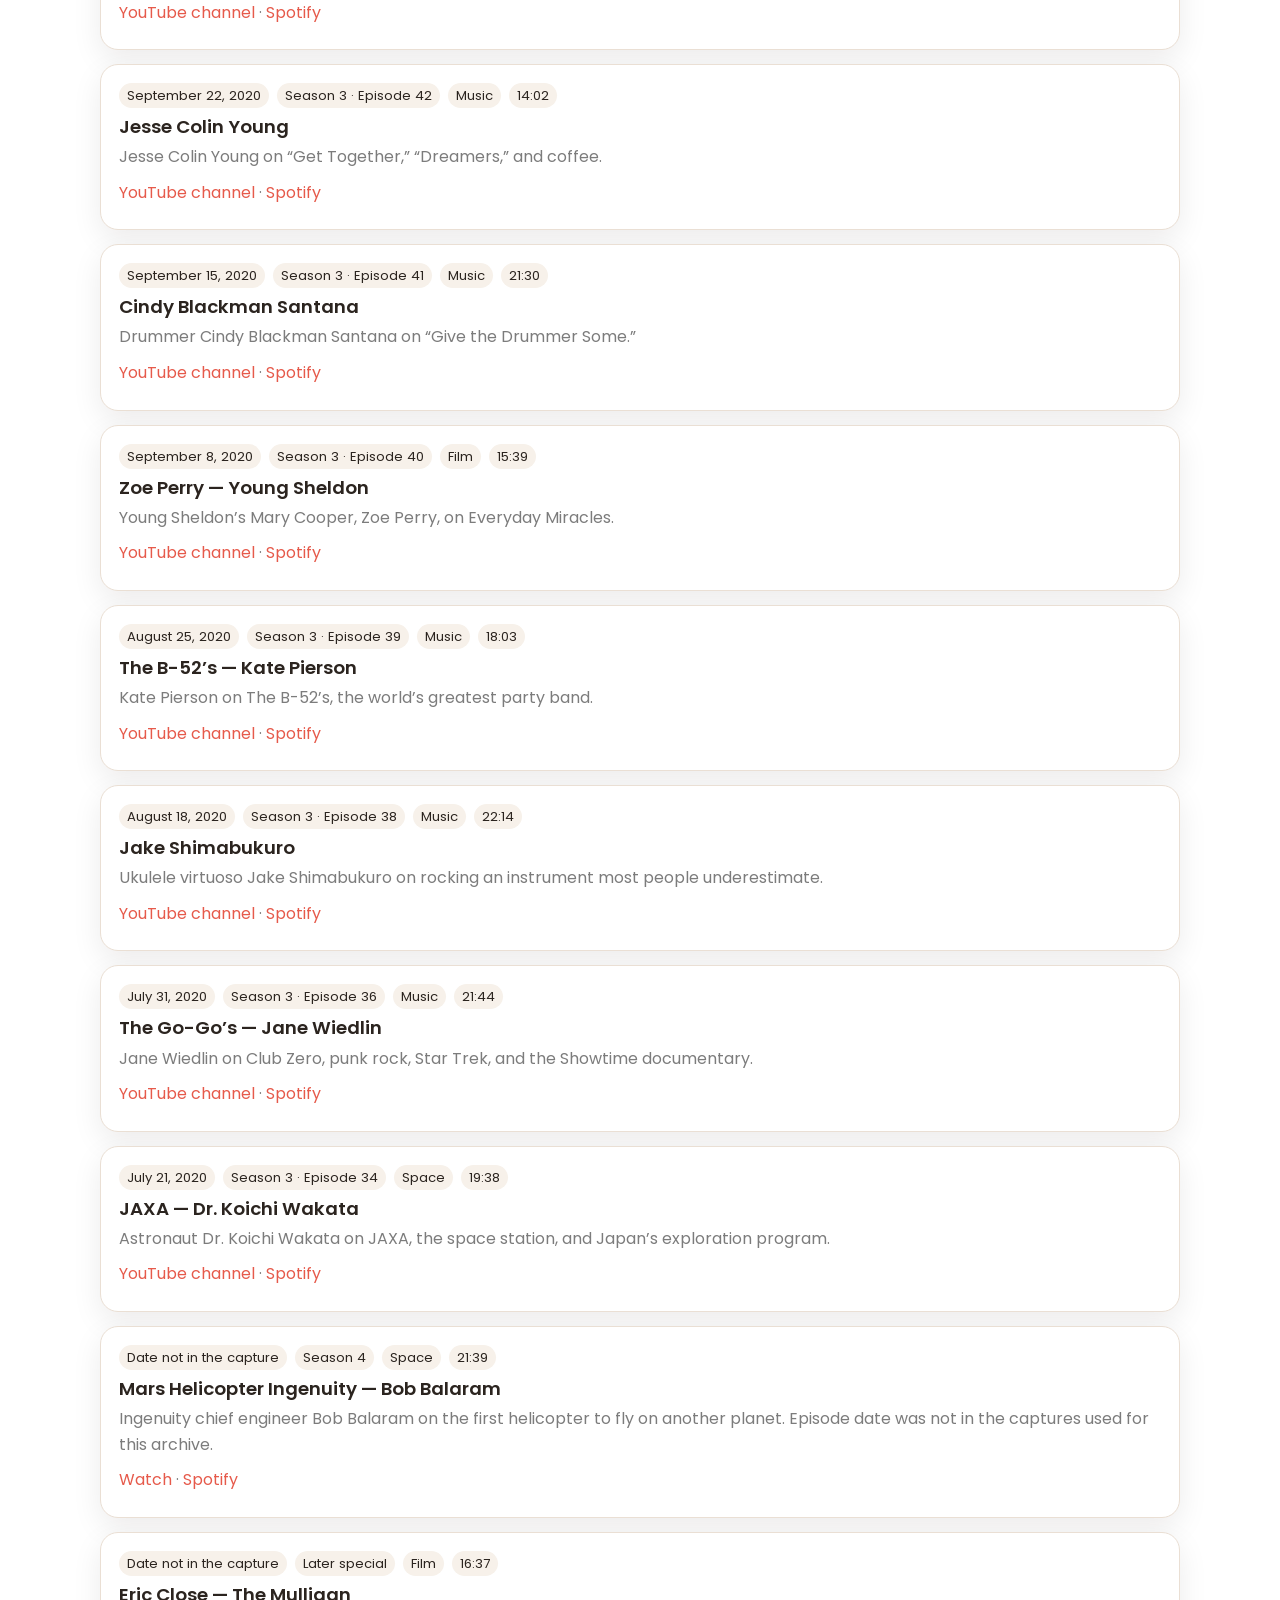
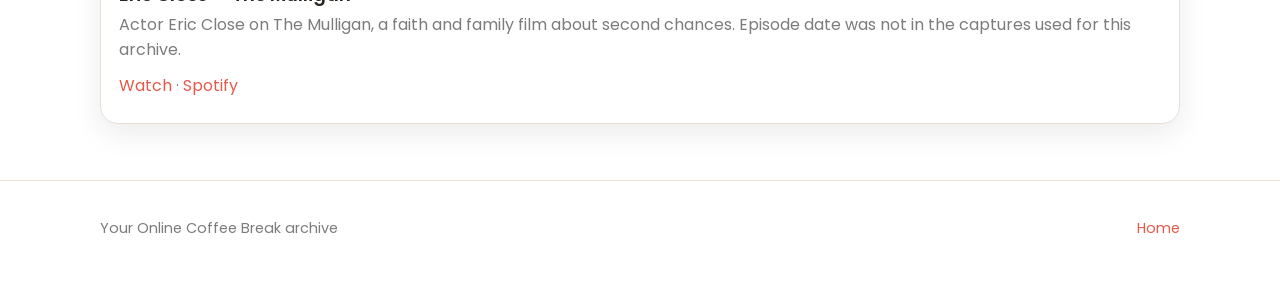
<file: subscribe.html>
<!DOCTYPE html>
<html lang="en">
<head>
  <meta charset="utf-8">
  <meta name="viewport" content="width=device-width, initial-scale=1">
  <title>Subscribe — Your Online Coffee Break</title>
  <link rel="stylesheet" href="css/site.css">
  <link rel="icon" href="assets/logo.svg" type="image/svg+xml">
</head>
<body>
  <header class="site-header">
    <div class="wrap header-row">
      <a class="brand" href="index.html"><img src="assets/logo.svg" alt="" width="54" height="54"><span>Your Online Coffee Break</span></a>
      <button class="nav-toggle" type="button" aria-expanded="false" aria-controls="site-nav">Menu</button>
      <nav id="site-nav" class="site-nav">
        <a href="index.html">Home</a>
        <a href="episodes.html">Episodes</a>
        <a href="about.html">About</a>
        <a href="subscribe.html" aria-current="page">Subscribe</a>
        <a href="contact.html">Contact</a>
      </nav>
    </div>
  </header>
  <main id="main" class="wrap page-intro">
    <p class="eyebrow">Subscribe for free</p>
    <h1>Listen wherever you already get podcasts.</h1>
    <p>The original subscribe page pointed listeners to Apple, Spotify, iHeart, Stitcher, TuneIn, and YouTube. Some apps have since retired. The shows that still resolve are linked below.</p>
    <div class="episode-list" style="margin: 24px 0 48px;">
      <article class="episode"><h3>YouTube</h3><p>The video archive, and the note that the show has wrapped.</p><p><a href="https://www.youtube.com/@youronlinecoffeebreak" rel="noopener">youtube.com/@youronlinecoffeebreak</a></p></article>
      <article class="episode"><h3>Apple Podcasts</h3><p>Show id 1312003775. Hey Siri: subscribe to the podcast “Your Online Coffee Break.”</p><p><a href="https://podcasts.apple.com/us/podcast/your-online-coffee-break/id1312003775" rel="noopener">Open in Apple Podcasts</a></p></article>
      <article class="episode"><h3>Spotify</h3><p>The show page used on the 2021 site.</p><p><a href="https://open.spotify.com/show/3PTh8YE6Fi4L7sUTMGk0wC" rel="noopener">Open in Spotify</a></p></article>
      <article class="episode"><h3>iHeartRadio</h3><p><a href="https://www.iheart.com/podcast/your-online-coffee-break-29184347/" rel="noopener">iHeart show page</a></p></article>
      <article class="episode"><h3>TuneIn</h3><p><a href="https://tunein.com/podcasts/Science-Podcasts/Your-Online-Coffee-Break-p1151858/" rel="noopener">TuneIn show page</a></p></article>
    </div>
  </main>
  <footer class="site-footer"><div class="wrap footer-row"><p>Your Online Coffee Break archive</p><p><a href="index.html">Home</a></p></div></footer>
  <script src="js/site.js"></script>
</body>
</html>
</file>
<file: css/site.css>
@import url("https://fonts.googleapis.com/css2?family=Poppins:wght@400;600;700&display=swap");
:root {
  --ink: #2b241f;
  --muted: #7c7c7c;
  --coral: #e65a4b;
  --coral-dark: #c4473a;
  --cream: #f7f1ea;
  --line: #eadfd4;
  --espresso: #1a120e;
  --white: #fff;
  --shadow: 0 10px 30px rgba(26, 18, 14, 0.08);
}
* { box-sizing: border-box; }
html { scroll-behavior: smooth; }
body {
  margin: 0;
  font-family: Poppins, "Segoe UI", sans-serif;
  color: var(--muted);
  background: var(--white);
  line-height: 1.6;
}
img { max-width: 100%; height: auto; }
a { color: var(--coral); text-decoration: none; }
a:hover { color: var(--coral-dark); }
h1, h2, h3 { color: var(--ink); line-height: 1.2; font-weight: 600; }
.skip {
  position: absolute; left: -999px; top: 0;
}
.skip:focus { left: 8px; top: 8px; background: #fff; padding: 8px; z-index: 5; }
.wrap { width: min(1080px, calc(100% - 32px)); margin: 0 auto; }
.site-header {
  position: sticky; top: 0; z-index: 4;
  background: rgba(255,255,255,.94);
  border-bottom: 1px solid var(--line);
  backdrop-filter: blur(8px);
}
.header-row, .footer-row, .section-head, .hero-actions, .filters {
  display: flex; align-items: center; justify-content: space-between; gap: 16px;
}
.header-row { min-height: 76px; }
.brand { display: flex; align-items: center; gap: 12px; color: var(--ink); font-weight: 600; }
.brand span { letter-spacing: .01em; }
.site-nav { display: flex; gap: 18px; }
.site-nav a { color: var(--ink); font-size: .95rem; }
.site-nav a[aria-current="page"] { color: var(--coral); }
.nav-toggle { display: none; border: 1px solid var(--line); background: #fff; border-radius: 999px; padding: 8px 14px; }
.hero { background: linear-gradient(180deg, var(--cream), #fff 80%); padding: 48px 0 20px; }
.hero-grid, .split, .contact-grid { display: grid; grid-template-columns: 1.4fr .8fr; gap: 32px; align-items: center; }
h1 { font-size: clamp(2rem, 4vw, 3.4rem); margin: 8px 0 12px; }
.lede { font-size: 1.05rem; max-width: 62ch; }
.eyebrow { text-transform: uppercase; letter-spacing: .14em; font-size: .75rem; color: var(--coral); margin: 0 0 6px; font-weight: 600; }
.hero-card, .panel, .episode, .stat {
  background: #fff; border: 1px solid var(--line); border-radius: 18px; box-shadow: var(--shadow);
}
.hero-card { padding: 24px; text-align: center; }
.btn, button.chip {
  display: inline-block; background: var(--coral); color: #fff; border: 0; border-radius: 999px;
  padding: 10px 16px; font: inherit; cursor: pointer;
}
.btn:hover, button.chip:hover, button.chip[aria-pressed="true"] { background: var(--coral-dark); color: #fff; }
.btn-ghost { background: transparent; color: var(--ink); border: 1px solid var(--ink); }
.btn-ghost:hover { background: var(--espresso); color: #fff; }
.section { padding: 36px 0; }
.section-head { margin-bottom: 16px; }
.section-head h2, .panel h2, .band h2 { margin: 0 0 8px; }
.episode-list { display: grid; gap: 14px; }
.episode { padding: 18px 18px 14px; }
.episode h3 { margin: 0 0 6px; font-size: 1.15rem; }
.meta { display: flex; flex-wrap: wrap; gap: 8px; font-size: .82rem; margin-bottom: 8px; }
.meta span, .pill { background: var(--cream); color: var(--ink); border-radius: 999px; padding: 2px 8px; }
.episode p { margin: 0 0 10px; }
.band { background: var(--espresso); color: #efe7df; padding: 42px 0; }
.band h2, .band p { color: #efe7df; }
.stats { display: grid; grid-template-columns: repeat(4, 1fr); gap: 12px; }
.stat { padding: 18px; }
.stat strong { display: block; color: var(--coral); font-size: 1.6rem; }
.filters { justify-content: flex-start; flex-wrap: wrap; margin-bottom: 16px; }
button.chip { background: #fff; color: var(--ink); border: 1px solid var(--line); }
.page-intro { padding: 36px 0 8px; }
.panel { padding: 22px; }
.contact-grid { align-items: start; }
.site-footer { border-top: 1px solid var(--line); padding: 22px 0 32px; font-size: .9rem; }
@media (max-width: 800px) {
  .hero-grid, .split, .contact-grid, .stats { grid-template-columns: 1fr; }
  .nav-toggle { display: inline-block; }
  .site-nav { display: none; position: absolute; top: 76px; left: 0; right: 0; background: #fff; border-bottom: 1px solid var(--line); padding: 12px 16px 16px; flex-direction: column; }
  .site-nav.open { display: flex; }
}
</file>
